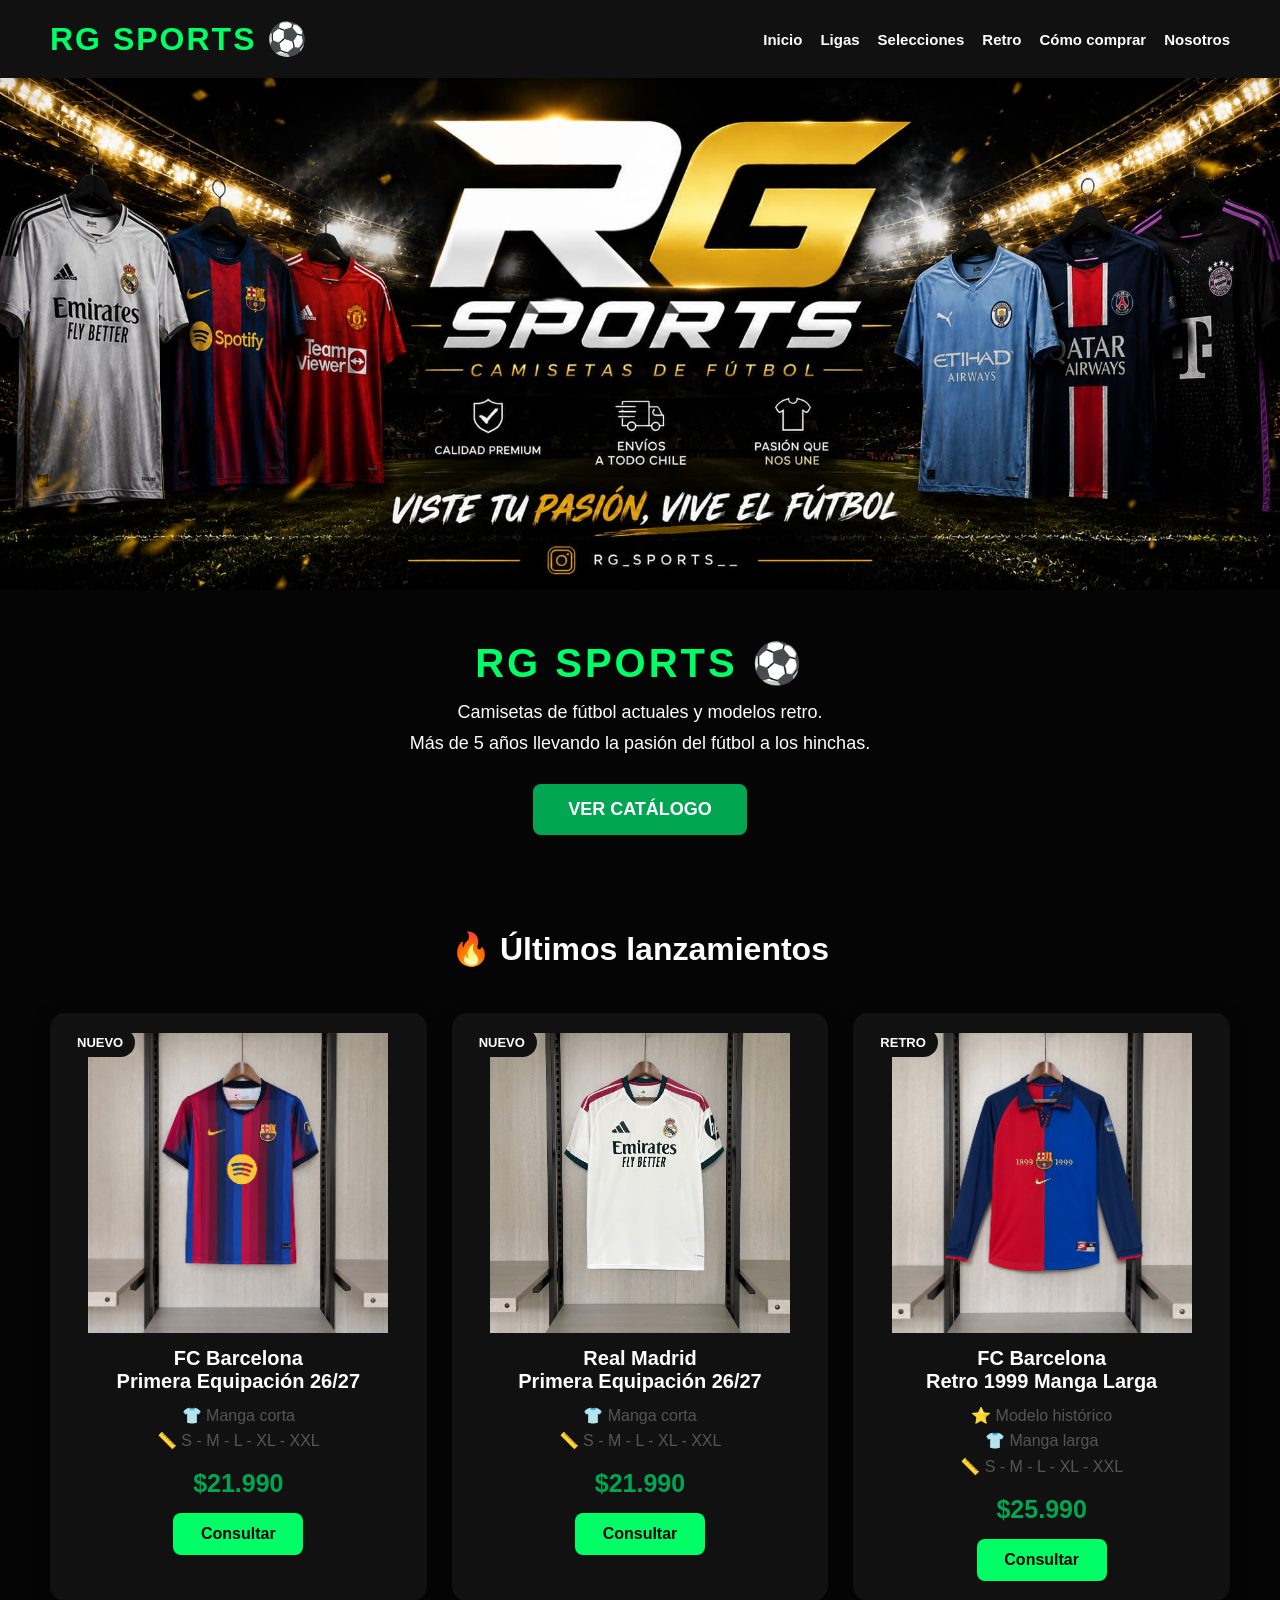
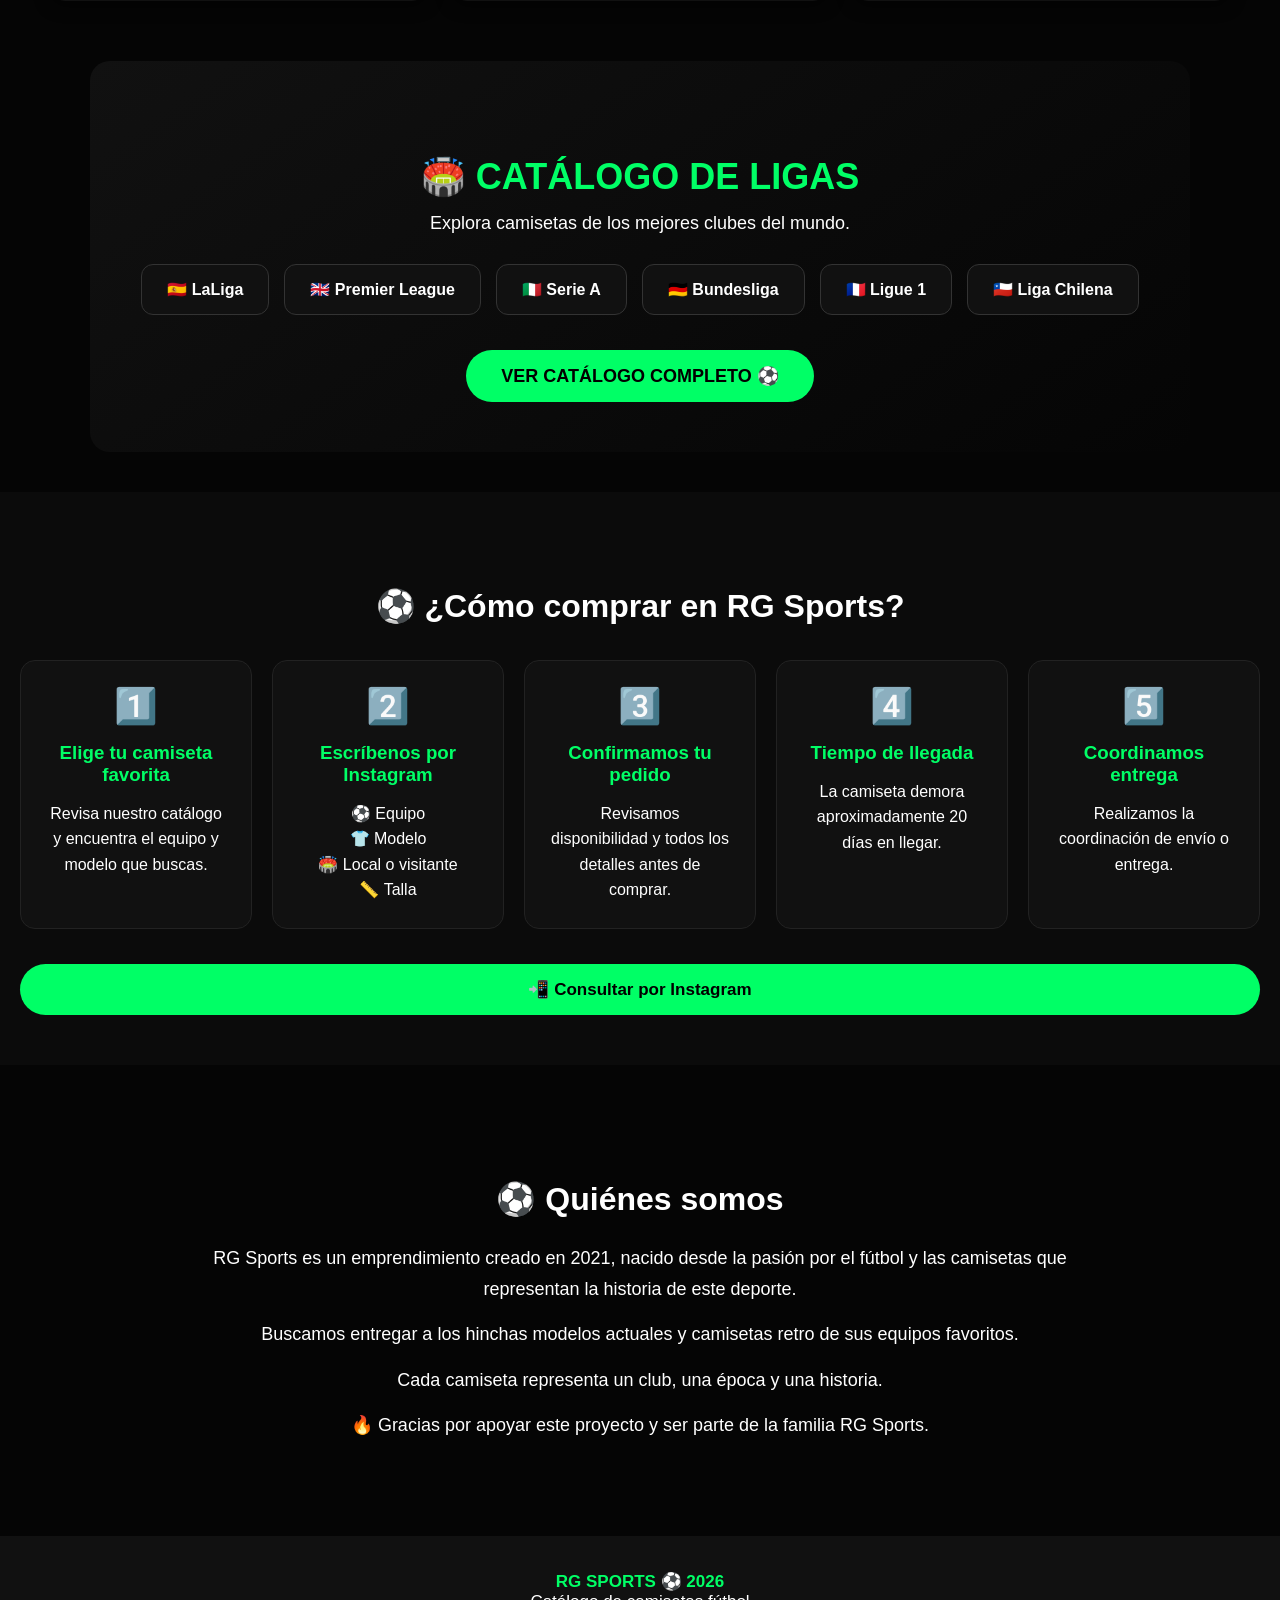
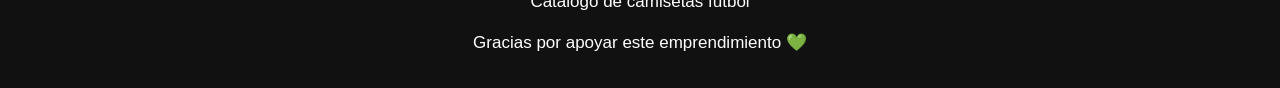
<file: index.html>
<!DOCTYPE html>
<html lang="es">

<head>

<meta charset="UTF-8">

<meta name="viewport" content="width=device-width, initial-scale=1.0">

<title>
RG Sports ⚽
</title>

<link rel="stylesheet" href="style.css">

</head>


<body>


<header>


<div class="logo">
RG SPORTS ⚽
</div>


<nav>

<a href="#inicio">
Inicio
</a>

<a href="ligas.html">
Ligas
</a>

<a href="selecciones.html">
Selecciones
</a>

<a href="retro.html">
Retro
</a>

<a href="#como-comprar">
Cómo comprar
</a>

<a href="#quienes">
Nosotros
</a>

</nav>


</header>





<section class="hero" id="inicio">

<img src="imagenes/portada.png" alt="RG Sports">

</section>







<section class="presentacion">


<h1>
RG SPORTS ⚽
</h1>


<p>
Camisetas de fútbol actuales y modelos retro.
</p>


<p>
Más de 5 años llevando la pasión del fútbol a los hinchas.
</p>


<a href="catalogo.html">

<button>
VER CATÁLOGO
</button>

</a>


</section>







<section class="lanzamientos" id="lanzamientos">


<h2>
🔥 Últimos lanzamientos
</h2>


<div class="productos">



<div class="camiseta">


<img src="imagenes/barcelona.png" loading="lazy">


<span class="etiqueta">
NUEVO
</span>


<h3>
FC Barcelona
<br>
Primera Equipación 26/27
</h3>


<p>
👕 Manga corta
<br>
📏 S - M - L - XL - XXL
</p>


<strong>
$21.990
</strong>


<a href="https://www.instagram.com/RG_SPORTS__/" target="_blank">

<button>
Consultar
</button>

</a>


</div>





<div class="camiseta">


<img src="imagenes/real-madrid.jpg" loading="lazy">


<span class="etiqueta">
NUEVO
</span>


<h3>
Real Madrid
<br>
Primera Equipación 26/27
</h3>


<p>
👕 Manga corta
<br>
📏 S - M - L - XL - XXL
</p>


<strong>
$21.990
</strong>


<a href="https://www.instagram.com/RG_SPORTS__/" target="_blank">

<button>
Consultar
</button>

</a>


</div>





<div class="camiseta">


<img src="imagenes/retro.png" loading="lazy">


<span class="etiqueta">
RETRO
</span>


<h3>
FC Barcelona
<br>
Retro 1999 Manga Larga
</h3>


<p>
⭐ Modelo histórico
<br>
👕 Manga larga
<br>
📏 S - M - L - XL - XXL
</p>


<strong>
$25.990
</strong>


<a href="https://www.instagram.com/RG_SPORTS__/" target="_blank">

<button>
Consultar
</button>
</a>


</div>



</div>


</section>



<section class="acceso-ligas">


<h2>
🏟️ CATÁLOGO DE LIGAS
</h2>


<p>
Explora camisetas de los mejores clubes del mundo.
</p>



<div class="mini-ligas">


<a href="ligas.html">
🇪🇸 LaLiga
</a>


<a href="ligas.html">
🇬🇧 Premier League
</a>


<a href="ligas.html">
🇮🇹 Serie A
</a>


<a href="ligas.html">
🇩🇪 Bundesliga
</a>


<a href="ligas.html">
🇫🇷 Ligue 1
</a>


<a href="ligas.html">
🇨🇱 Liga Chilena
</a>


</div>



<a href="catalogo.html" class="boton-catalogo">

VER CATÁLOGO COMPLETO ⚽

</a>


</section>





<section class="como-comprar" id="como-comprar">


<h2>
⚽ ¿Cómo comprar en RG Sports?
</h2>



<div class="pasos">



<div class="paso">

<span>
1️⃣
</span>

<h3>
Elige tu camiseta favorita
</h3>

<p>
Revisa nuestro catálogo y encuentra el equipo y modelo que buscas.
</p>

</div>




<div class="paso">

<span>
2️⃣
</span>

<h3>
Escríbenos por Instagram
</h3>

<p>
⚽ Equipo
<br>
👕 Modelo
<br>
🏟️ Local o visitante
<br>
📏 Talla
</p>

</div>




<div class="paso">

<span>
3️⃣
</span>

<h3>
Confirmamos tu pedido
</h3>

<p>
Revisamos disponibilidad y todos los detalles antes de comprar.
</p>

</div>




<div class="paso">

<span>
4️⃣
</span>

<h3>
Tiempo de llegada
</h3>

<p>
La camiseta demora aproximadamente 20 días en llegar.
</p>

</div>




<div class="paso">

<span>
5️⃣
</span>

<h3>
Coordinamos entrega
</h3>

<p>
Realizamos la coordinación de envío o entrega.
</p>

</div>



</div>





<a class="boton-instagram" href="https://www.instagram.com/RG_SPORTS__/" target="_blank">

📲 Consultar por Instagram

</a>



</section>








<section class="quienes" id="quienes">


<h2>
⚽ Quiénes somos
</h2>


<p>
RG Sports es un emprendimiento creado en 2021, nacido desde la pasión por el fútbol y las camisetas que representan la historia de este deporte.
</p>


<p>
Buscamos entregar a los hinchas modelos actuales y camisetas retro de sus equipos favoritos.
</p>


<p>
Cada camiseta representa un club, una época y una historia.
</p>


<p>
🔥 Gracias por apoyar este proyecto y ser parte de la familia RG Sports.
</p>



</section>






<footer>


RG SPORTS ⚽ 2026

<br>

Catálogo de camisetas fútbol

<br><br>

Gracias por apoyar este emprendimiento 💚


</footer>




</body>

</html>
</file>
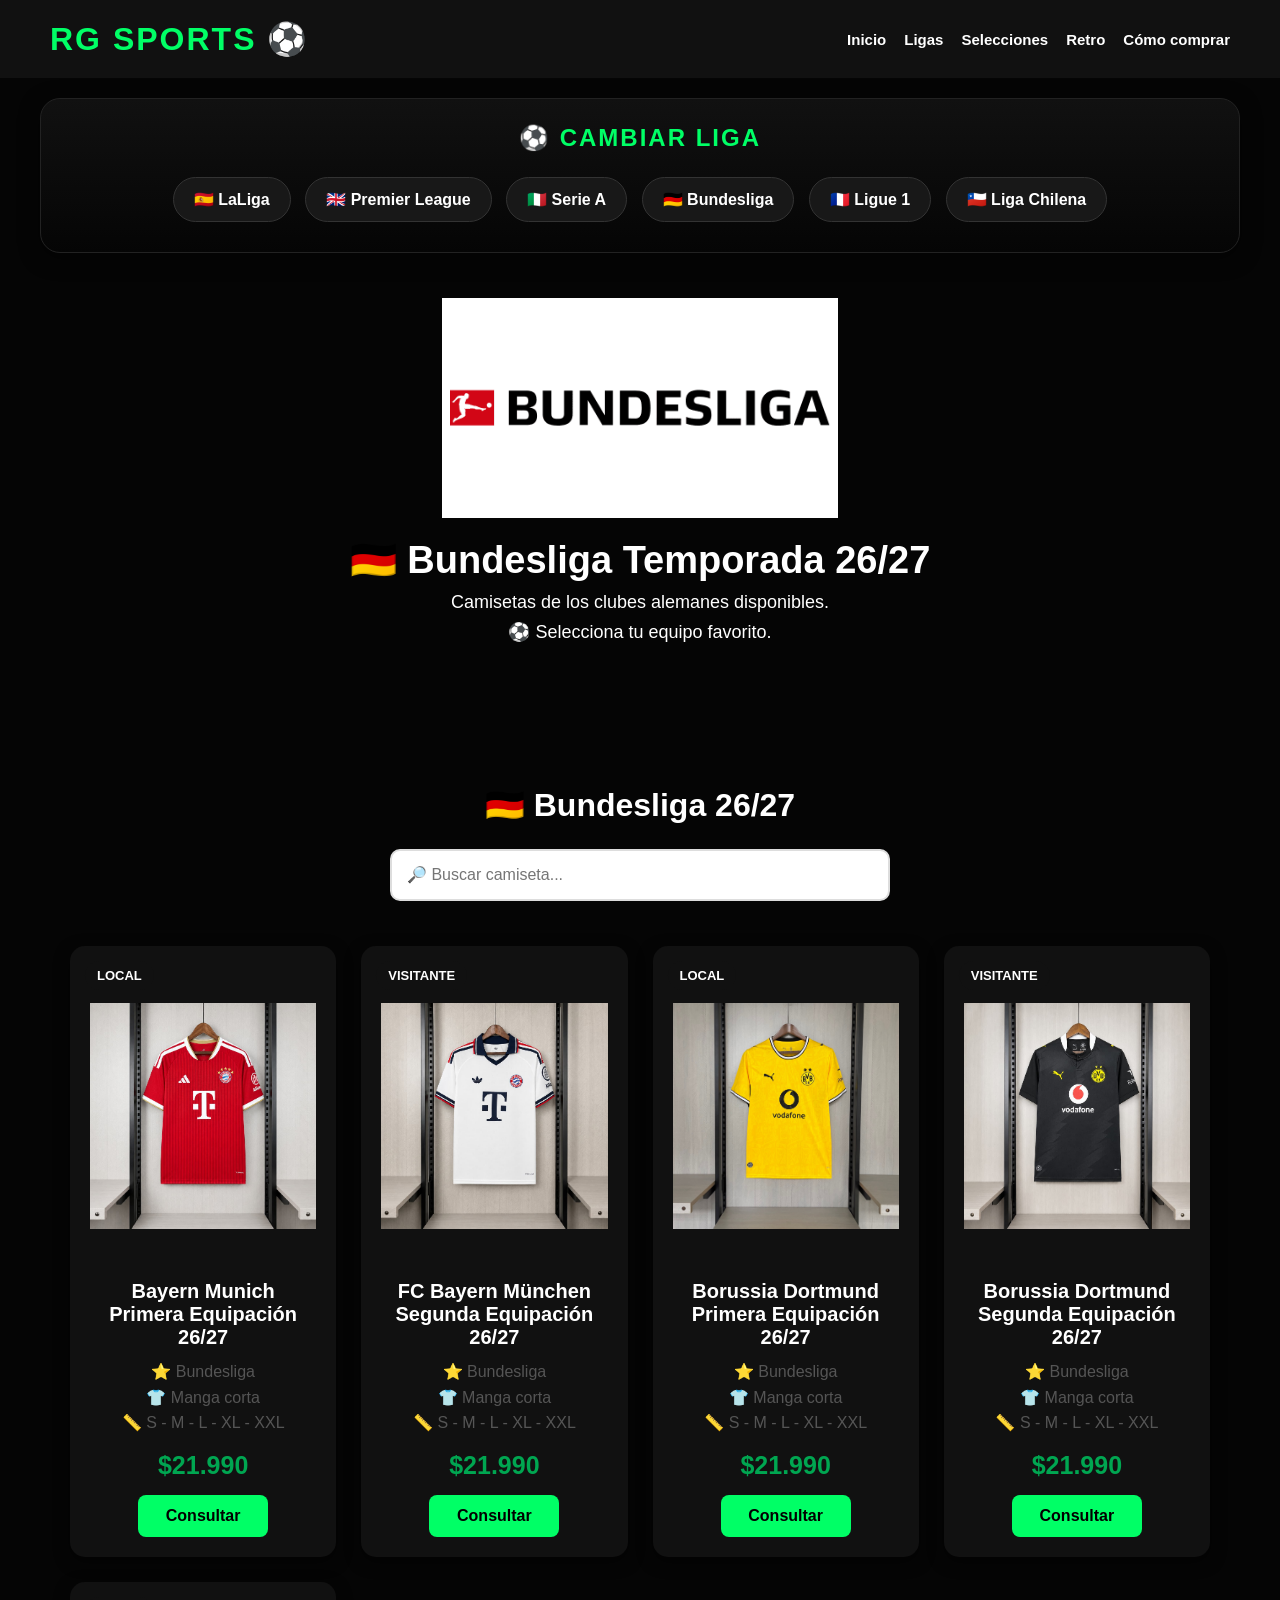
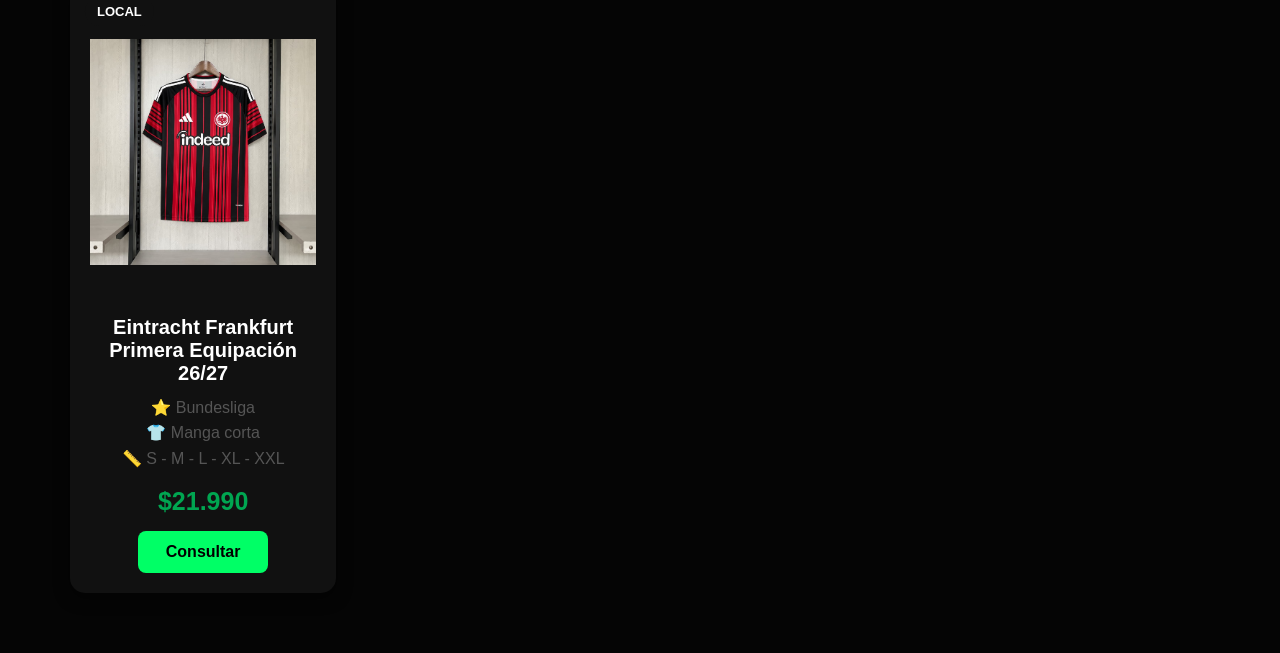
<file: bundesliga.html>
<!DOCTYPE html>
<html lang="es">

<head>

<meta charset="UTF-8">
<meta name="viewport" content="width=device-width, initial-scale=1.0">

<title>
RG Sports - Bundesliga
</title>

<link rel="stylesheet" href="style.css">

</head>

<body>

<header>

<div class="logo">
RG SPORTS ⚽
</div>

<nav>

<a href="index.html">Inicio</a>

<a href="ligas.html">Ligas</a>

<a href="selecciones.html">Selecciones</a>

<a href="retro.html">Retro</a>

<a href="como-comprar.html">Cómo comprar</a>

</nav>

</header>
<div class="selector-ligas">

<h3>
⚽ Cambiar liga
</h3>


<a href="laliga.html">
🇪🇸 LaLiga
</a>

<a href="premier.html">
🇬🇧 Premier League
</a>

<a href="seriea.html">
🇮🇹 Serie A
</a>

<a href="bundesliga.html">
🇩🇪 Bundesliga
</a>

<a href="ligue1.html">
🇫🇷 Ligue 1
</a>

<a href="chilena.html">
🇨🇱 Liga Chilena
</a>

</div>

<section class="portada-liga">

<img src="imagenes/bundesliga-banner.jpg" alt="Bundesliga RG Sports">

<h1>
🇩🇪 Bundesliga Temporada 26/27
</h1>

<p>
Camisetas de los clubes alemanes disponibles.
</p>

<p>
⚽ Selecciona tu equipo favorito.
</p>

</section>

<section class="bloque">

<h2>
🇩🇪 Bundesliga 26/27
</h2>

<div class="buscador">

<input
type="text"
id="buscar"
placeholder="🔎 Buscar camiseta...">

</div>

<div class="productos">

<div class="camiseta producto">

<img src="imagenes/bayern.png" loading="lazy">

<span class="etiqueta">
LOCAL
</span>

<h3>
Bayern Munich
<br>
Primera Equipación 26/27
</h3>

<p>
⭐ Bundesliga
<br>
👕 Manga corta
<br>
📏 S - M - L - XL - XXL
</p>

<strong>
$21.990
</strong>

<a href="https://www.instagram.com/RG_SPORTS__/">

<button>
Consultar
</button>

</a>

</div>
<div class="camiseta producto">

<img src="imagenes/bayern2.jpg" loading="lazy">

<span class="etiqueta">
VISITANTE
</span>

<h3>
FC Bayern München
<br>
Segunda Equipación 26/27
</h3>

<p>
⭐ Bundesliga
<br>
👕 Manga corta
<br>
📏 S - M - L - XL - XXL
</p>

<strong>
$21.990
</strong>

<a href="https://www.instagram.com/RG_SPORTS__/" target="_blank">

<button>
Consultar
</button>

</a>

</div>
<div class="camiseta">


<img src="imagenes/borussia.jpg" loading="lazy">


<span class="etiqueta">
LOCAL
</span>


<h3>
Borussia Dortmund
<br>
Primera Equipación 26/27
</h3>


<p>
⭐ Bundesliga
<br>
👕 Manga corta
<br>
📏 S - M - L - XL - XXL
</p>


<strong>
$21.990
</strong>


<a href="https://www.instagram.com/RG_SPORTS__/" target="_blank">

<button>
Consultar
</button>

</a>


</div>
<div class="camiseta">


<img src="imagenes/borussia2.jpg" loading="lazy">


<span class="etiqueta">
VISITANTE
</span>


<h3>
Borussia Dortmund
<br>
Segunda Equipación 26/27
</h3>


<p>
⭐ Bundesliga
<br>
👕 Manga corta
<br>
📏 S - M - L - XL - XXL
</p>


<strong>
$21.990
</strong>


<a href="https://www.instagram.com/RG_SPORTS__/" target="_blank">

<button>
Consultar
</button>

</a>


</div>
<div class="camiseta producto">

<img src="imagenes/frankfurt.jpg" loading="lazy">

<span class="etiqueta">
LOCAL
</span>

<h3>
Eintracht Frankfurt
<br>
Primera Equipación 26/27
</h3>

<p>
⭐ Bundesliga
<br>
👕 Manga corta
<br>
📏 S - M - L - XL - XXL
</p>

<strong>
$21.990
</strong>

<a href="https://www.instagram.com/RG_SPORTS__/" target="_blank">

<button>
Consultar
</button>

</a>

</div>

</div>

</section>

<script>

const buscador=document.getElementById("buscar");

if(buscador){

buscador.addEventListener("keyup",function(){

let texto=buscador.value.toLowerCase();

let productos=document.querySelectorAll(".producto");

productos.forEach(function(producto){

let contenido=producto.innerText.toLowerCase();

producto.style.display=contenido.includes(texto)?"block":"none";

});

});

}

</script>

</body>

</html>
</file>
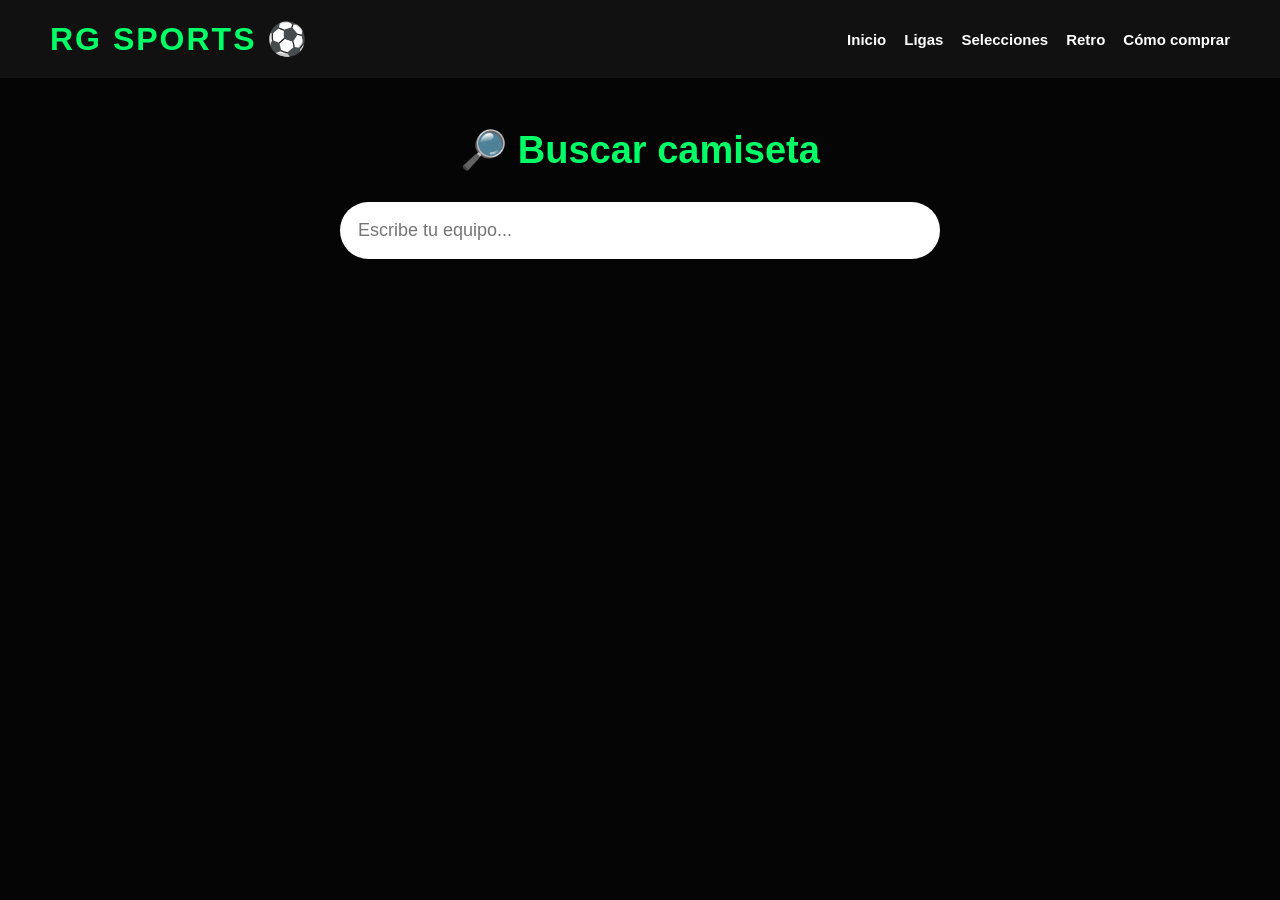
<file: buscar.html>
<!DOCTYPE html>
<html lang="es">

<head>

<meta charset="UTF-8">

<meta name="viewport" content="width=device-width, initial-scale=1.0">

<title>
RG Sports - Buscar
</title>

<link rel="stylesheet" href="style.css">

</head>


<body>


<header>

<div class="logo">
RG SPORTS ⚽
</div>


<nav>

<a href="index.html">
Inicio
</a>

<a href="ligas.html">
Ligas
</a>

<a href="selecciones.html">
Selecciones
</a>

<a href="retro.html">
Retro
</a>

<a href="como-comprar.html">
Cómo comprar
</a>

</nav>

</header>



<section class="busqueda-pagina">


<h1>
🔎 Buscar camiseta
</h1>


<input 
type="text"
id="busqueda"
placeholder="Escribe tu equipo..."
>


<div id="resultados">


</div>


</section>





<script>


const camisetas = [


{
nombre:"Real Madrid",
liga:"LaLiga",
pagina:"laliga.html"
},


{
nombre:"FC Barcelona",
liga:"LaLiga",
pagina:"laliga.html"
},


{
nombre:"Atlético de Madrid",
liga:"LaLiga",
pagina:"laliga.html"
},


{
nombre:"Manchester City",
liga:"Premier League",
pagina:"premier.html"
},


{
nombre:"Arsenal FC",
liga:"Premier League",
pagina:"premier.html"
},


{
nombre:"Chelsea FC",
liga:"Premier League",
pagina:"premier.html"
},


{
nombre:"Liverpool FC",
liga:"Premier League",
pagina:"premier.html"
},


{
nombre:"Inter de Milán",
liga:"Serie A",
pagina:"seriea.html"
},


{
nombre:"AC Milan",
liga:"Serie A",
pagina:"seriea.html"
},


{
nombre:"Bayern Munich",
liga:"Bundesliga",
pagina:"bundesliga.html"
},


{
nombre:"Paris Saint-Germain",
liga:"Ligue 1",
pagina:"ligue1.html"
},


{
nombre:"Colo-Colo",
liga:"Liga Chilena",
pagina:"chilena.html"
},


{
nombre:"Universidad de Chile",
liga:"Liga Chilena",
pagina:"chilena.html"
},


{
nombre:"Universidad Católica",
liga:"Liga Chilena",
pagina:"chilena.html"
}


];





const input = document.getElementById("busqueda");

const resultados = document.getElementById("resultados");



let parametros = new URLSearchParams(window.location.search);

let textoInicial = parametros.get("buscar");



if(textoInicial){

input.value = textoInicial;

buscar(textoInicial);

}




input.addEventListener("keyup",function(){


buscar(input.value);


});





function buscar(texto){


resultados.innerHTML="";


texto = texto.toLowerCase();



if(texto===""){

return;

}



let encontrados = camisetas.filter(function(item){


return item.nombre.toLowerCase().includes(texto);


});



if(encontrados.length===0){


resultados.innerHTML=
"<p>No encontramos esa camiseta 😕</p>";


return;

}




encontrados.forEach(function(item){


resultados.innerHTML += `


<div class="resultado">


<h2>
${item.nombre}
</h2>


<p>
⭐ ${item.liga}
</p>


<a href="${item.pagina}">

<button>
VER CAMISETA
</button>

</a>


</div>


`;


});


}


</script>



</body>

</html>
</file>
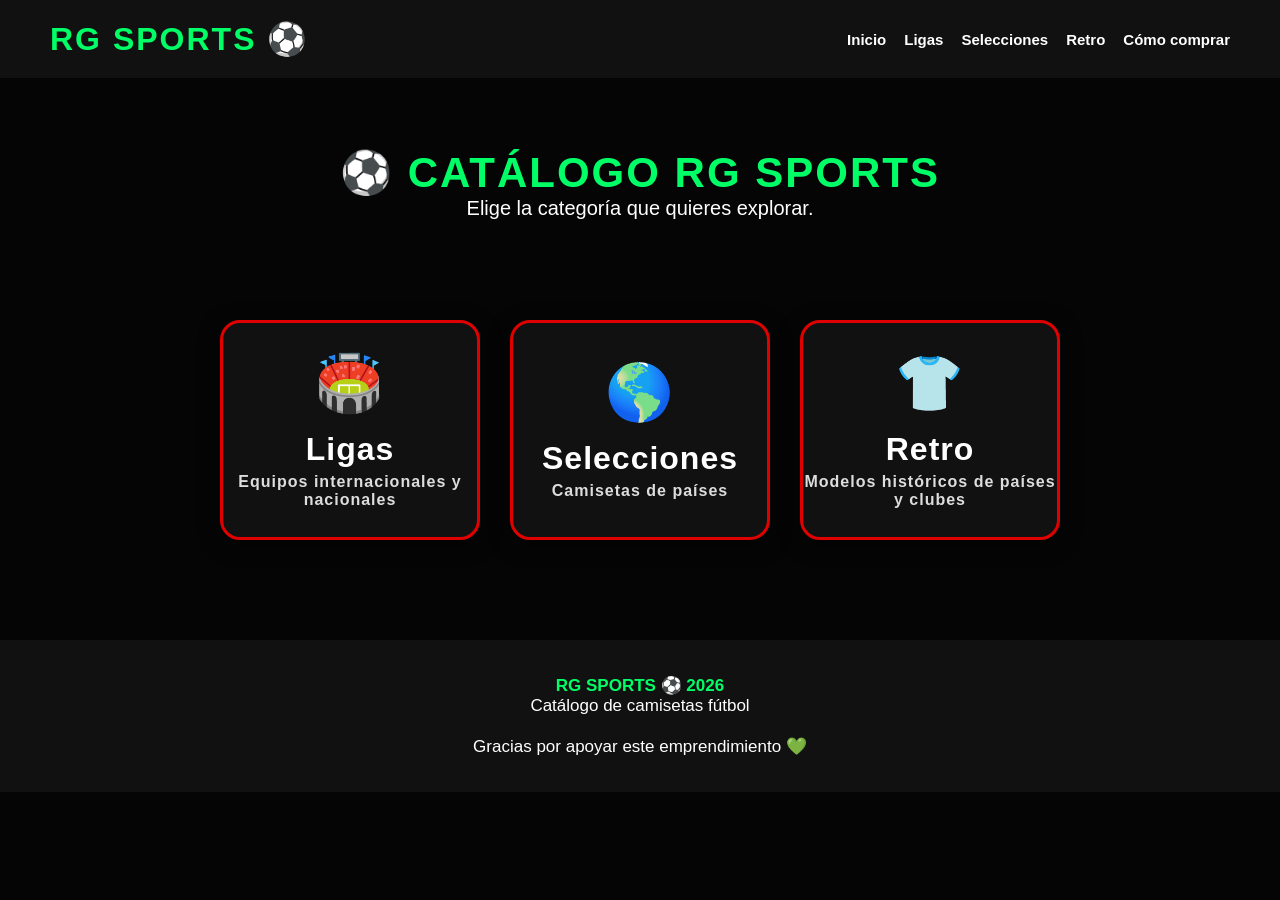
<file: catalogo.html>
<!DOCTYPE html>
<html lang="es">

<head>

<meta charset="UTF-8">

<meta name="viewport" content="width=device-width, initial-scale=1.0">

<title>
RG Sports - Catálogo
</title>

<link rel="stylesheet" href="style.css">

</head>


<body>


<header>

<div class="logo">
RG SPORTS ⚽
</div>


<nav>

<a href="index.html">
Inicio
</a>

<a href="ligas.html">
Ligas
</a>

<a href="selecciones.html">
Selecciones
</a>

<a href="retro.html">
Retro
</a>

<a href="como-comprar.html">
Cómo comprar
</a>

</nav>


</header>




<section class="portada-ligas">


<h1>
⚽ Catálogo RG Sports
</h1>


<p>
Elige la categoría que quieres explorar.
</p>


</section>






<section class="menu-catalogo">


<a href="ligas.html">


<div class="liga-card">


<span>
🏟️
</span>


<h2>
Ligas
</h2>


<p>
Equipos internacionales y nacionales
</p>


</div>


</a>






<a href="selecciones.html">


<div class="liga-card">


<span>
🌎
</span>


<h2>
Selecciones
</h2>


<p>
Camisetas de países
</p>


</div>


</a>







<a href="retro.html">


<div class="liga-card">


<span>
👕
</span>


<h2>
Retro
</h2>


<p>
Modelos históricos de países y clubes
</p>


</div>


</a>



</section>






<footer>


RG SPORTS ⚽ 2026

<br>

Catálogo de camisetas fútbol

<br><br>

Gracias por apoyar este emprendimiento 💚


</footer>




</body>

</html>
</file>
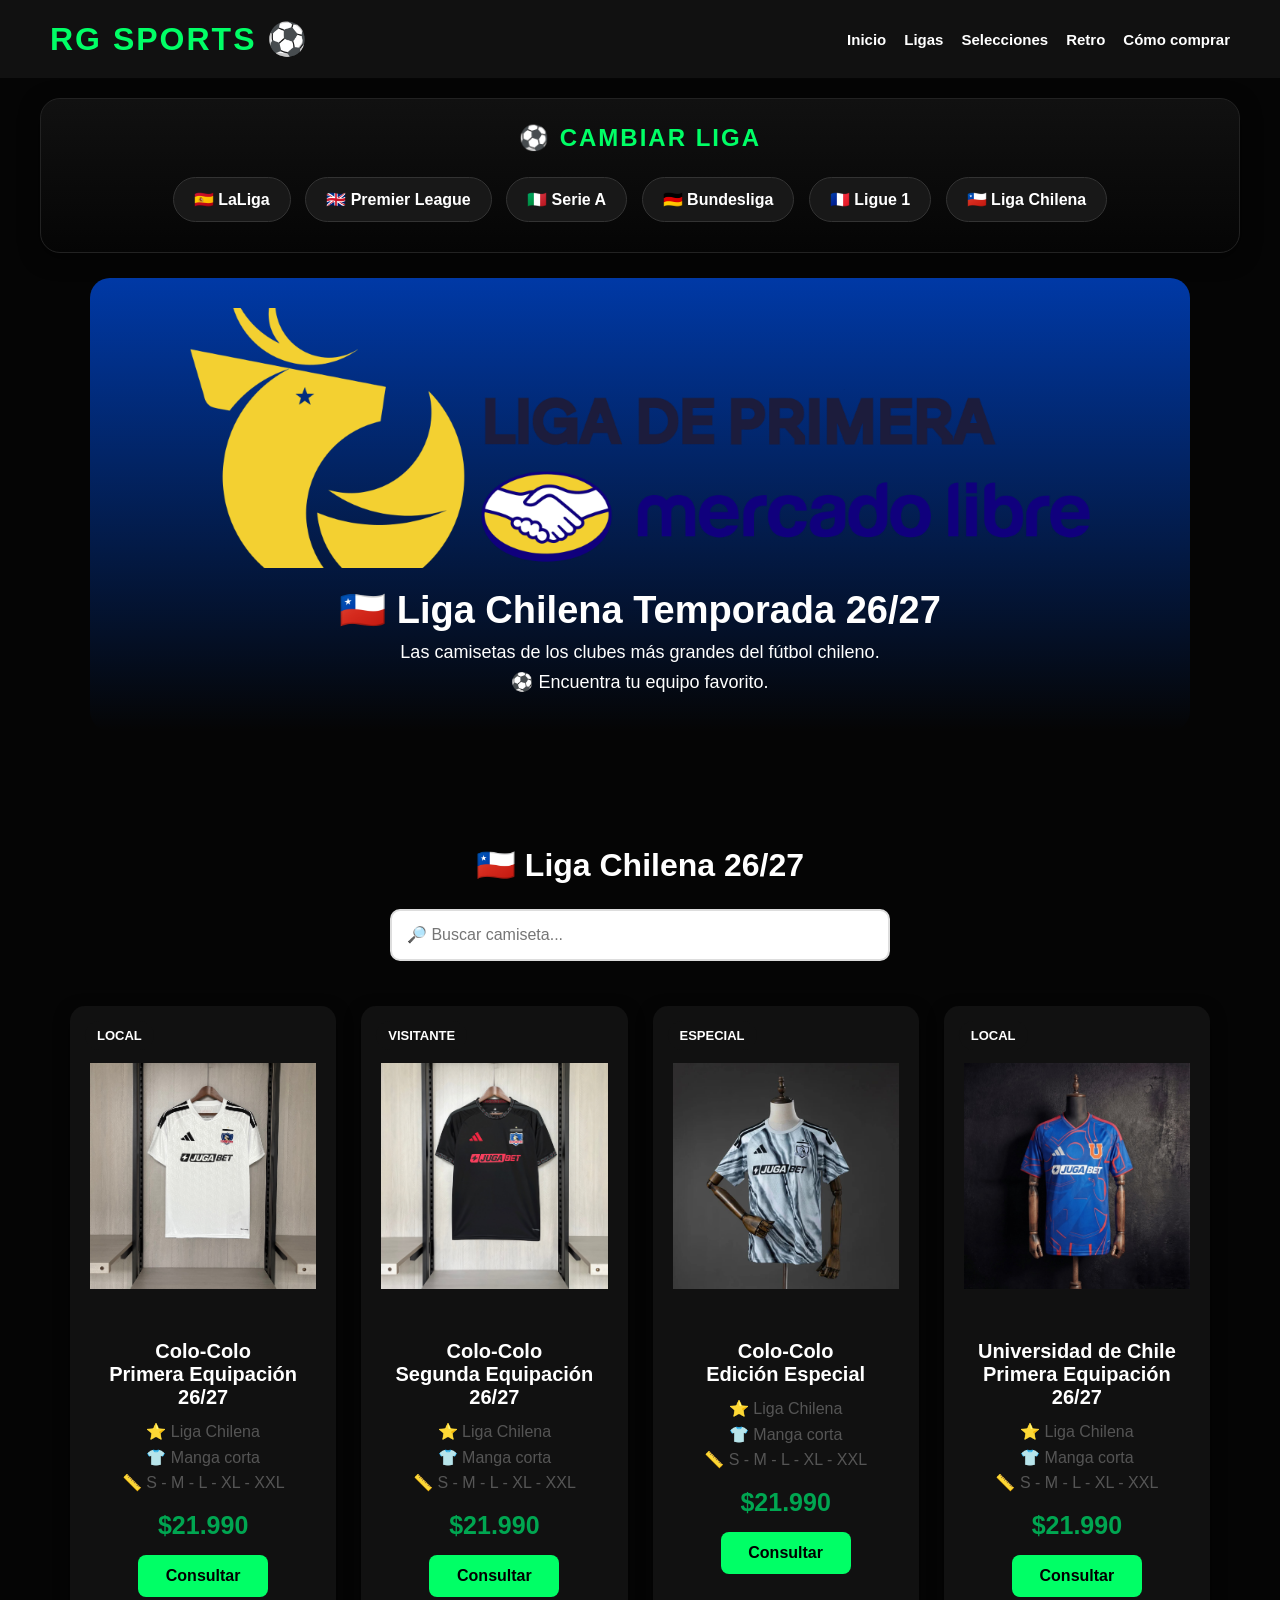
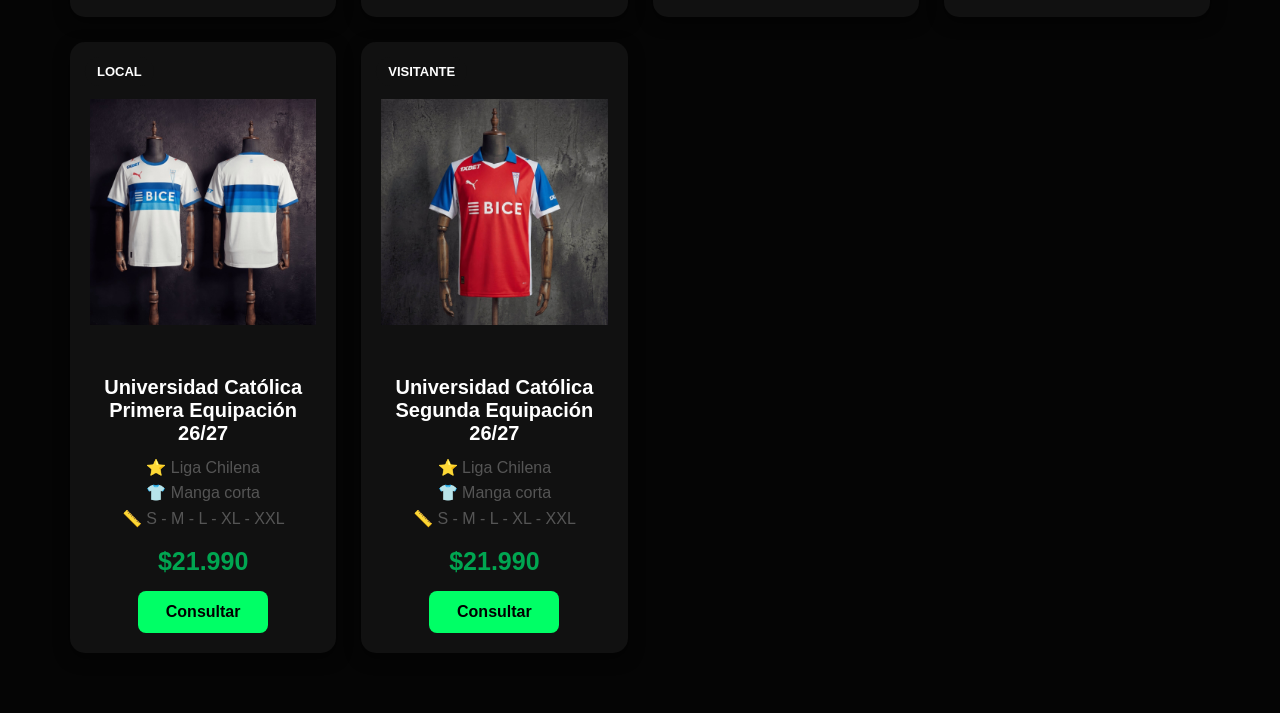
<file: chilena.html>
<!DOCTYPE html>
<html lang="es">

<head>

<meta charset="UTF-8">

<meta name="viewport" content="width=device-width, initial-scale=1.0">

<title>
RG Sports - Liga Chilena
</title>

<link rel="stylesheet" href="style.css">

</head>


<body>


<header>

<div class="logo">
RG SPORTS ⚽
</div>


<nav>

<a href="index.html">
Inicio
</a>

<a href="ligas.html">
Ligas
</a>

<a href="selecciones.html">
Selecciones
</a>

<a href="retro.html">
Retro
</a>

<a href="como-comprar.html">
Cómo comprar
</a>

</nav>

</header>
<div class="selector-ligas">

<h3>
⚽ Cambiar liga
</h3>


<a href="laliga.html">
🇪🇸 LaLiga
</a>

<a href="premier.html">
🇬🇧 Premier League
</a>

<a href="seriea.html">
🇮🇹 Serie A
</a>

<a href="bundesliga.html">
🇩🇪 Bundesliga
</a>

<a href="ligue1.html">
🇫🇷 Ligue 1
</a>

<a href="chilena.html">
🇨🇱 Liga Chilena
</a>

</div>


<section class="portada-liga portada-chile">


<img src="imagenes/chilena-banner.jpg" alt="Liga Chilena RG Sports">


<h1>
🇨🇱 Liga Chilena Temporada 26/27
</h1>


<p>
Las camisetas de los clubes más grandes del fútbol chileno.
</p>


<p>
⚽ Encuentra tu equipo favorito.
</p>


</section>





<section class="bloque">


<h2>
🇨🇱 Liga Chilena 26/27
</h2>



<div class="buscador">

<input
type="text"
id="buscar"
placeholder="🔎 Buscar camiseta...">

</div>




<div class="productos">



<div class="camiseta producto">


<img src="imagenes/colocolo.jpg" loading="lazy">


<span class="etiqueta">
LOCAL
</span>


<h3>
Colo-Colo
<br>
Primera Equipación 26/27
</h3>


<p>
⭐ Liga Chilena
<br>
👕 Manga corta
<br>
📏 S - M - L - XL - XXL
</p>


<strong>
$21.990
</strong>


<a href="https://www.instagram.com/RG_SPORTS__/" target="_blank">

<button>
Consultar
</button>

</a>


</div>

<div class="camiseta producto chilena">


<img src="imagenes/colocolo2.jpg" loading="lazy">


<span class="etiqueta">
VISITANTE
</span>


<h3>
Colo-Colo
<br>
Segunda Equipación 26/27
</h3>


<p>
⭐ Liga Chilena
<br>
👕 Manga corta
<br>
📏 S - M - L - XL - XXL
</p>


<strong>
$21.990
</strong>



<a href="https://www.instagram.com/RG_SPORTS__/" target="_blank">


<button>
Consultar
</button>


</a>


</div>
<div class="camiseta producto">

<img src="imagenes/colocoloespecial.jpg" loading="lazy">

<span class="etiqueta">
ESPECIAL
</span>

<h3>
Colo-Colo
<br>
Edición Especial
</h3>

<p>
⭐ Liga Chilena
<br>
👕 Manga corta
<br>
📏 S - M - L - XL - XXL
</p>

<strong>
$21.990
</strong>

<a href="https://www.instagram.com/RG_SPORTS__/" target="_blank">

<button>
Consultar
</button>

</a>

</div>



<div class="camiseta producto">


<img src="imagenes/udechile.jpg" loading="lazy">


<span class="etiqueta">
LOCAL
</span>


<h3>
Universidad de Chile
<br>
Primera Equipación 26/27
</h3>


<p>
⭐ Liga Chilena
<br>
👕 Manga corta
<br>
📏 S - M - L - XL - XXL
</p>


<strong>
$21.990
</strong>


<a href="https://www.instagram.com/RG_SPORTS__/" target="_blank">

<button>
Consultar
</button>

</a>


</div>







<div class="camiseta producto">


<img src="imagenes/catolica.jpg" loading="lazy">


<span class="etiqueta">
LOCAL
</span>


<h3>
Universidad Católica
<br>
Primera Equipación 26/27
</h3>


<p>
⭐ Liga Chilena
<br>
👕 Manga corta
<br>
📏 S - M - L - XL - XXL
</p>


<strong>
$21.990
</strong>


<a href="https://www.instagram.com/RG_SPORTS__/" target="_blank">

<button>
Consultar
</button>

</a>


</div>







<div class="camiseta producto">


<img src="imagenes/catolica2.jpg" loading="lazy">


<span class="etiqueta">
VISITANTE
</span>


<h3>
Universidad Católica
<br>
Segunda Equipación 26/27
</h3>


<p>
⭐ Liga Chilena
<br>
👕 Manga corta
<br>
📏 S - M - L - XL - XXL
</p>


<strong>
$21.990
</strong>


<a href="https://www.instagram.com/RG_SPORTS__/" target="_blank">

<button>
Consultar
</button>

</a>


</div>




</div>


</section>





<script>

const buscador=document.getElementById("buscar");


if(buscador){


buscador.addEventListener("keyup",function(){


let texto=buscador.value.toLowerCase();


let productos=document.querySelectorAll(".producto");


productos.forEach(function(producto){


let contenido=producto.innerText.toLowerCase();


producto.style.display=
contenido.includes(texto) ? "block" : "none";


});


});


}


</script>



</body>

</html>
</file>
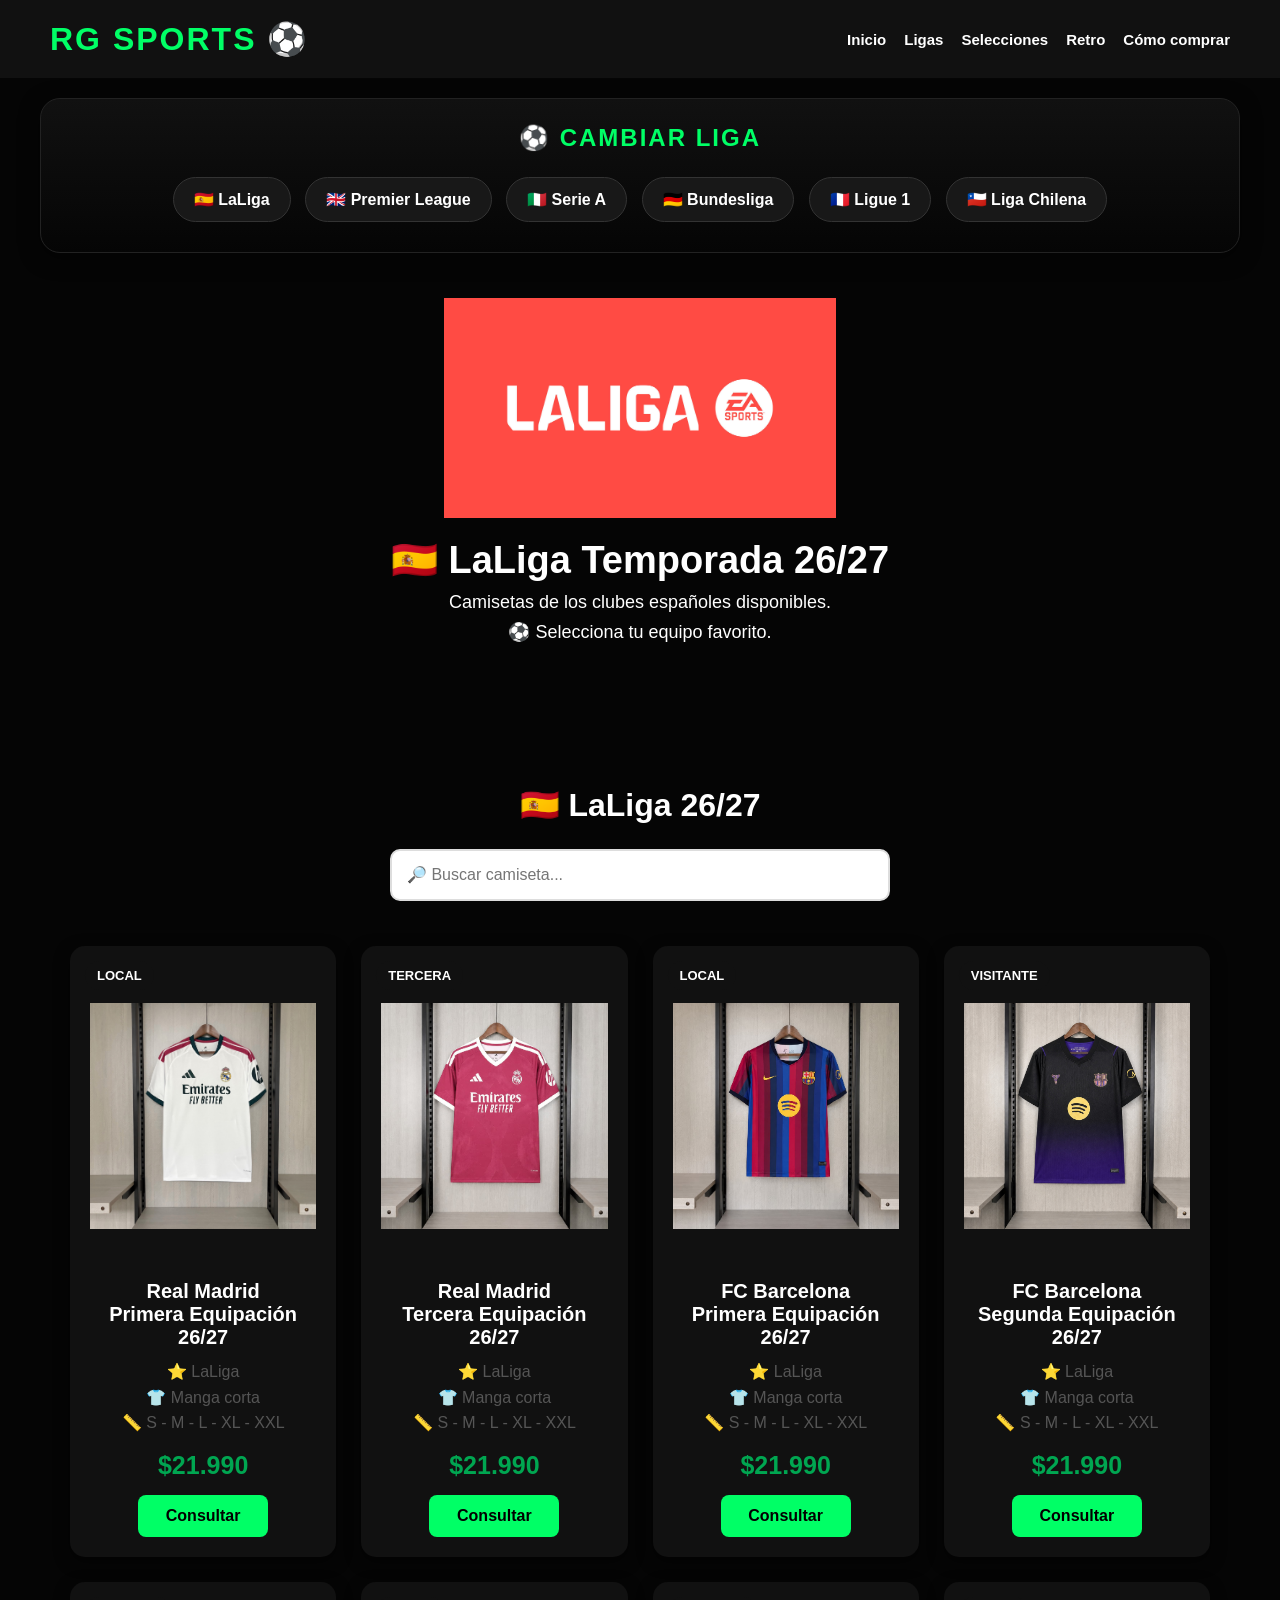
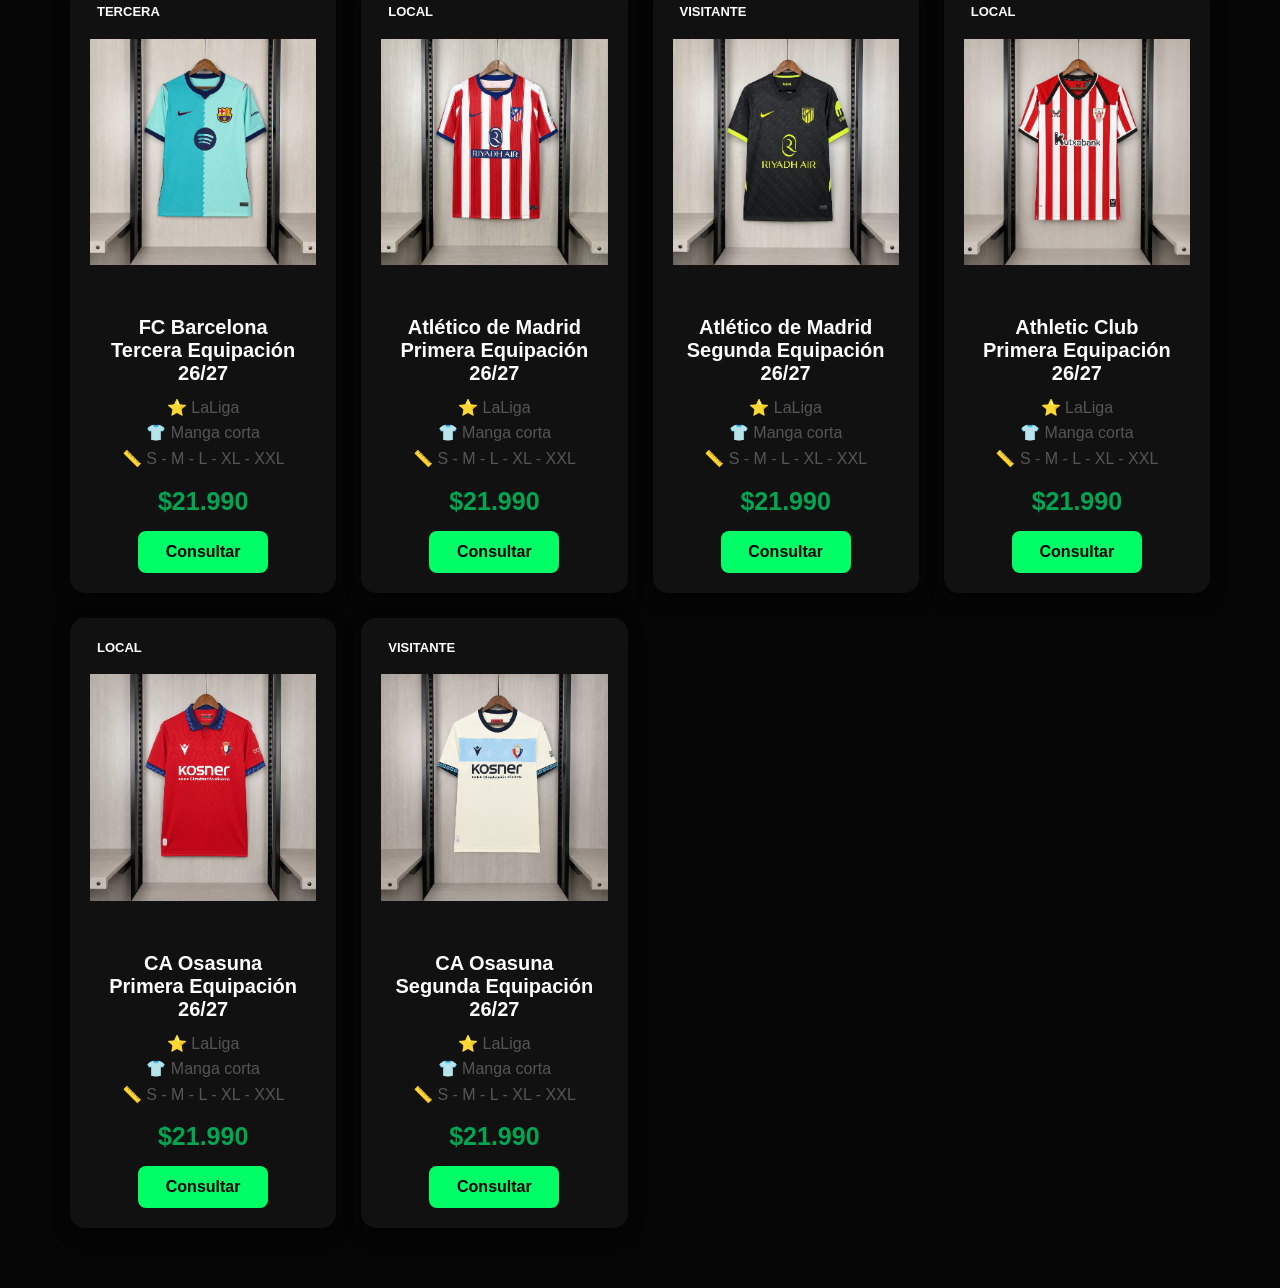
<file: laliga.html>
<!DOCTYPE html>
<html lang="es">

<head>

<meta charset="UTF-8">

<meta name="viewport" content="width=device-width, initial-scale=1.0">

<title>
RG Sports - LaLiga
</title>

<link rel="stylesheet" href="style.css">

</head>


<body>



<header>


<div class="logo">
RG SPORTS ⚽
</div>


<nav>

<a href="index.html">
Inicio
</a>


<a href="ligas.html">
Ligas
</a>


<a href="selecciones.html">
Selecciones
</a>


<a href="retro.html">
Retro
</a>


<a href="como-comprar.html">
Cómo comprar
</a>


</nav>


</header>

<div class="selector-ligas">

<h3>
⚽ Cambiar liga
</h3>


<a href="laliga.html">
🇪🇸 LaLiga
</a>

<a href="premier.html">
🇬🇧 Premier League
</a>

<a href="seriea.html">
🇮🇹 Serie A
</a>

<a href="bundesliga.html">
🇩🇪 Bundesliga
</a>

<a href="ligue1.html">
🇫🇷 Ligue 1
</a>

<a href="chilena.html">
🇨🇱 Liga Chilena
</a>

</div>



<section class="portada-liga">


<img src="imagenes/ligas-banner.jpg" alt="LaLiga RG Sports">


<h1>
🇪🇸 LaLiga Temporada 26/27
</h1>


<p>
Camisetas de los clubes españoles disponibles.
</p>


<p>
⚽ Selecciona tu equipo favorito.
</p>


</section>







<section class="bloque">


<h2>
🇪🇸 LaLiga 26/27
</h2>



<div class="buscador">


<input 
type="text"
id="buscar"
placeholder="🔎 Buscar camiseta..."
>


</div>







<div class="productos">







<div class="camiseta producto">


<img src="imagenes/real-madrid.jpg">


<span class="etiqueta">
LOCAL
</span>


<h3>
Real Madrid
<br>
Primera Equipación 26/27
</h3>


<p>
⭐ LaLiga
<br>
👕 Manga corta
<br>
📏 S - M - L - XL - XXL
</p>


<strong>
$21.990
</strong>


<a href="https://www.instagram.com/RG_SPORTS__/">

<button>
Consultar
</button>

</a>


</div>

<div class="camiseta producto">

<img src="imagenes/madrid3.jpg" loading="lazy">

<span class="etiqueta">
TERCERA
</span>

<h3>
Real Madrid
<br>
Tercera Equipación 26/27
</h3>

<p>
⭐ LaLiga
<br>
👕 Manga corta
<br>
📏 S - M - L - XL - XXL
</p>

<strong>
$21.990
</strong>

<a href="https://www.instagram.com/RG_SPORTS__/" target="_blank">

<button>
Consultar
</button>

</a>

</div>







<div class="camiseta producto">


<img src="imagenes/barcelona.png">


<span class="etiqueta">
LOCAL
</span>


<h3>
FC Barcelona
<br>
Primera Equipación 26/27
</h3>


<p>
⭐ LaLiga
<br>
👕 Manga corta
<br>
📏 S - M - L - XL - XXL
</p>


<strong>
$21.990
</strong>


<a href="https://www.instagram.com/RG_SPORTS__/">

<button>
Consultar
</button>

</a>


</div>









<div class="camiseta producto">


<img src="imagenes/barcelona2.png">


<span class="etiqueta">
VISITANTE
</span>


<h3>
FC Barcelona
<br>
Segunda Equipación 26/27
</h3>


<p>
⭐ LaLiga
<br>
👕 Manga corta
<br>
📏 S - M - L - XL - XXL
</p>


<strong>
$21.990
</strong>


<a href="https://www.instagram.com/RG_SPORTS__/">

<button>
Consultar
</button>

</a>


</div>
<div class="camiseta producto">

<img src="imagenes/barcelona3.jpg" loading="lazy">

<span class="etiqueta">
TERCERA
</span>

<h3>
FC Barcelona
<br>
Tercera Equipación 26/27
</h3>

<p>
⭐ LaLiga
<br>
👕 Manga corta
<br>
📏 S - M - L - XL - XXL
</p>

<strong>
$21.990
</strong>

<a href="https://www.instagram.com/RG_SPORTS__/" target="_blank">

<button>
Consultar
</button>

</a>

</div>
<div class="camiseta">


<img src="imagenes/atletico.jpg" loading="lazy">


<span class="etiqueta">
LOCAL
</span>


<h3>
Atlético de Madrid
<br>
Primera Equipación 26/27
</h3>


<p>
⭐ LaLiga
<br>
👕 Manga corta
<br>
📏 S - M - L - XL - XXL
</p>


<strong>
$21.990
</strong>


<a href="https://www.instagram.com/RG_SPORTS__/" target="_blank">

<button>
Consultar
</button>

</a>


</div>







<div class="camiseta producto">


<img src="imagenes/atletico2.png">


<span class="etiqueta">
VISITANTE
</span>


<h3>
Atlético de Madrid
<br>
Segunda Equipación 26/27
</h3>


<p>
⭐ LaLiga
<br>
👕 Manga corta
<br>
📏 S - M - L - XL - XXL
</p>


<strong>
$21.990
</strong>


<a href="https://www.instagram.com/RG_SPORTS__/">

<button>
Consultar
</button>

</a>


</div>

<div class="camiseta producto">

<img src="imagenes/bilbao.jpg" loading="lazy">

<span class="etiqueta">
LOCAL
</span>

<h3>
Athletic Club
<br>
Primera Equipación 26/27
</h3>

<p>
⭐ LaLiga
<br>
👕 Manga corta
<br>
📏 S - M - L - XL - XXL
</p>

<strong>
$21.990
</strong>

<a href="https://www.instagram.com/RG_SPORTS__/" target="_blank">

<button>
Consultar
</button>

</a>

</div>
<div class="camiseta producto">

<img src="imagenes/ossasuna.jpg" loading="lazy">

<span class="etiqueta">
LOCAL
</span>

<h3>
CA Osasuna
<br>
Primera Equipación 26/27
</h3>

<p>
⭐ LaLiga
<br>
👕 Manga corta
<br>
📏 S - M - L - XL - XXL
</p>

<strong>
$21.990
</strong>

<a href="https://www.instagram.com/RG_SPORTS__/" target="_blank">

<button>
Consultar
</button>

</a>

</div>
<div class="camiseta producto">

<img src="imagenes/ossasuna2.jpg" loading="lazy">

<span class="etiqueta">
VISITANTE
</span>

<h3>
CA Osasuna
<br>
Segunda Equipación 26/27
</h3>

<p>
⭐ LaLiga
<br>
👕 Manga corta
<br>
📏 S - M - L - XL - XXL
</p>

<strong>
$21.990
</strong>

<a href="https://www.instagram.com/RG_SPORTS__/" target="_blank">

<button>
Consultar
</button>

</a>

</div>





</div>


</section>








<script>


const buscador = document.getElementById("buscar");


if(buscador){


buscador.addEventListener("keyup", function(){


let texto = buscador.value.toLowerCase();


let productos = document.querySelectorAll(".producto");



productos.forEach(function(producto){


let contenido = producto.innerText.toLowerCase();



if(contenido.includes(texto)){


producto.style.display="block";


}

else{


producto.style.display="none";


}


});


});


}


</script>






</body>

</html>
</file>
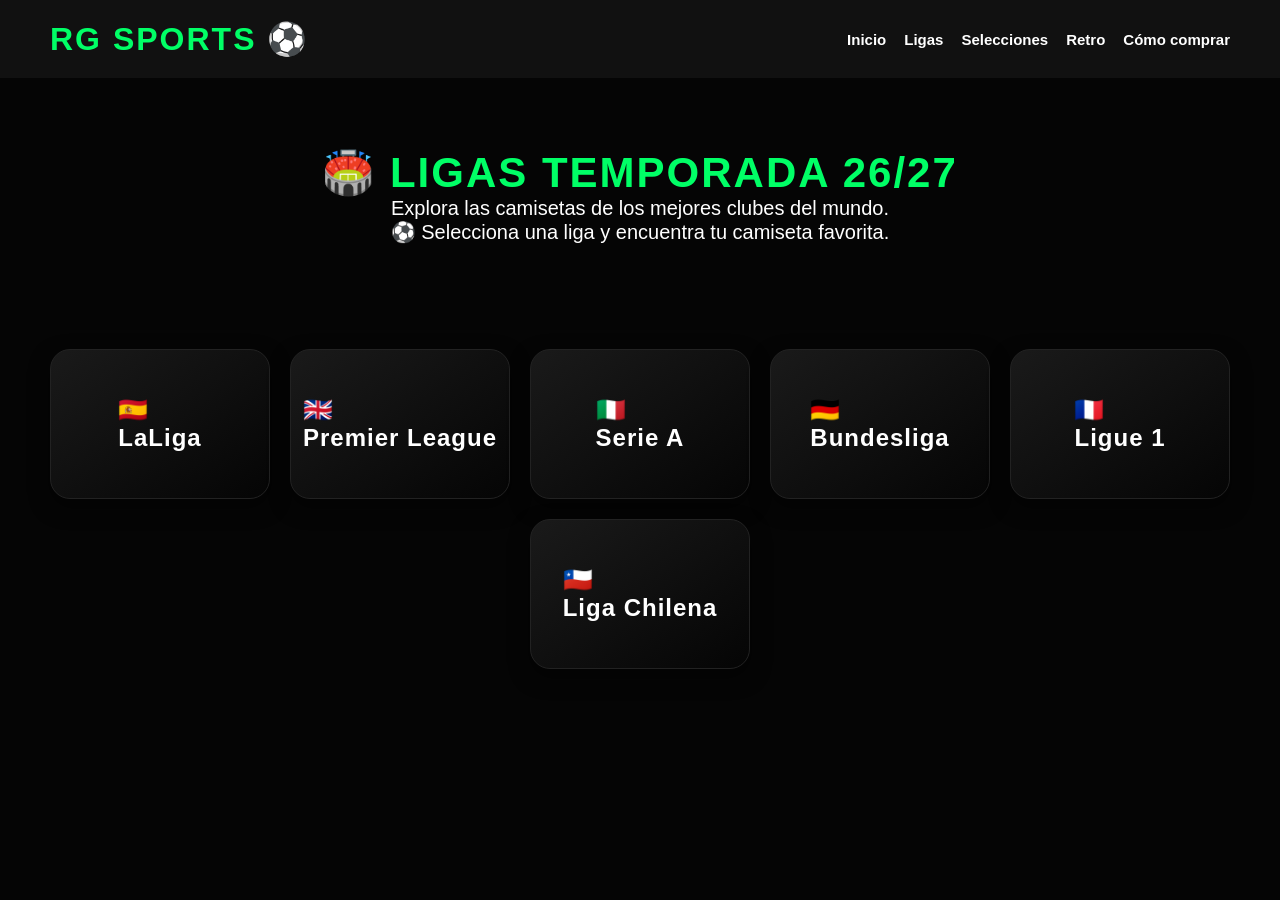
<file: ligas.html>
<!DOCTYPE html>
<html lang="es">

<head>

<meta charset="UTF-8">

<meta name="viewport" content="width=device-width, initial-scale=1.0">

<title>
RG Sports - Ligas
</title>

<link rel="stylesheet" href="style.css">

</head>


<body>


<header>

<div class="logo">
RG SPORTS ⚽
</div>


<nav>

<a href="index.html">
Inicio
</a>

<a href="ligas.html">
Ligas
</a>

<a href="selecciones.html">
Selecciones
</a>

<a href="retro.html">
Retro
</a>

<a href="como-comprar.html">
Cómo comprar
</a>

</nav>


</header>

<section class="portada-ligas">


<h1>
🏟️ Ligas Temporada 26/27
</h1>


<p>
Explora las camisetas de los mejores clubes del mundo.
</p>


<p>
⚽ Selecciona una liga y encuentra tu camiseta favorita.
</p>


</section>
<div class="filtros">

<div class="menu-ligas">


<a href="laliga.html">
<div class="liga-card">
🇪🇸
<br>
LaLiga
</div>
</a>


<a href="premier.html">
<div class="liga-card">
🇬🇧
<br>
Premier League
</div>
</a>


<a href="seriea.html">
<div class="liga-card">
🇮🇹
<br>
Serie A
</div>
</a>


<a href="bundesliga.html">
<div class="liga-card">
🇩🇪
<br>
Bundesliga
</div>
</a>


<a href="ligue1.html">
<div class="liga-card">
🇫🇷
<br>
Ligue 1
</div>
</a>


<a href="chilena.html">
<div class="liga-card">
🇨🇱
<br>
Liga Chilena
</div>
</a>


</div>





</div>

</section>


</body>

</html>
</file>
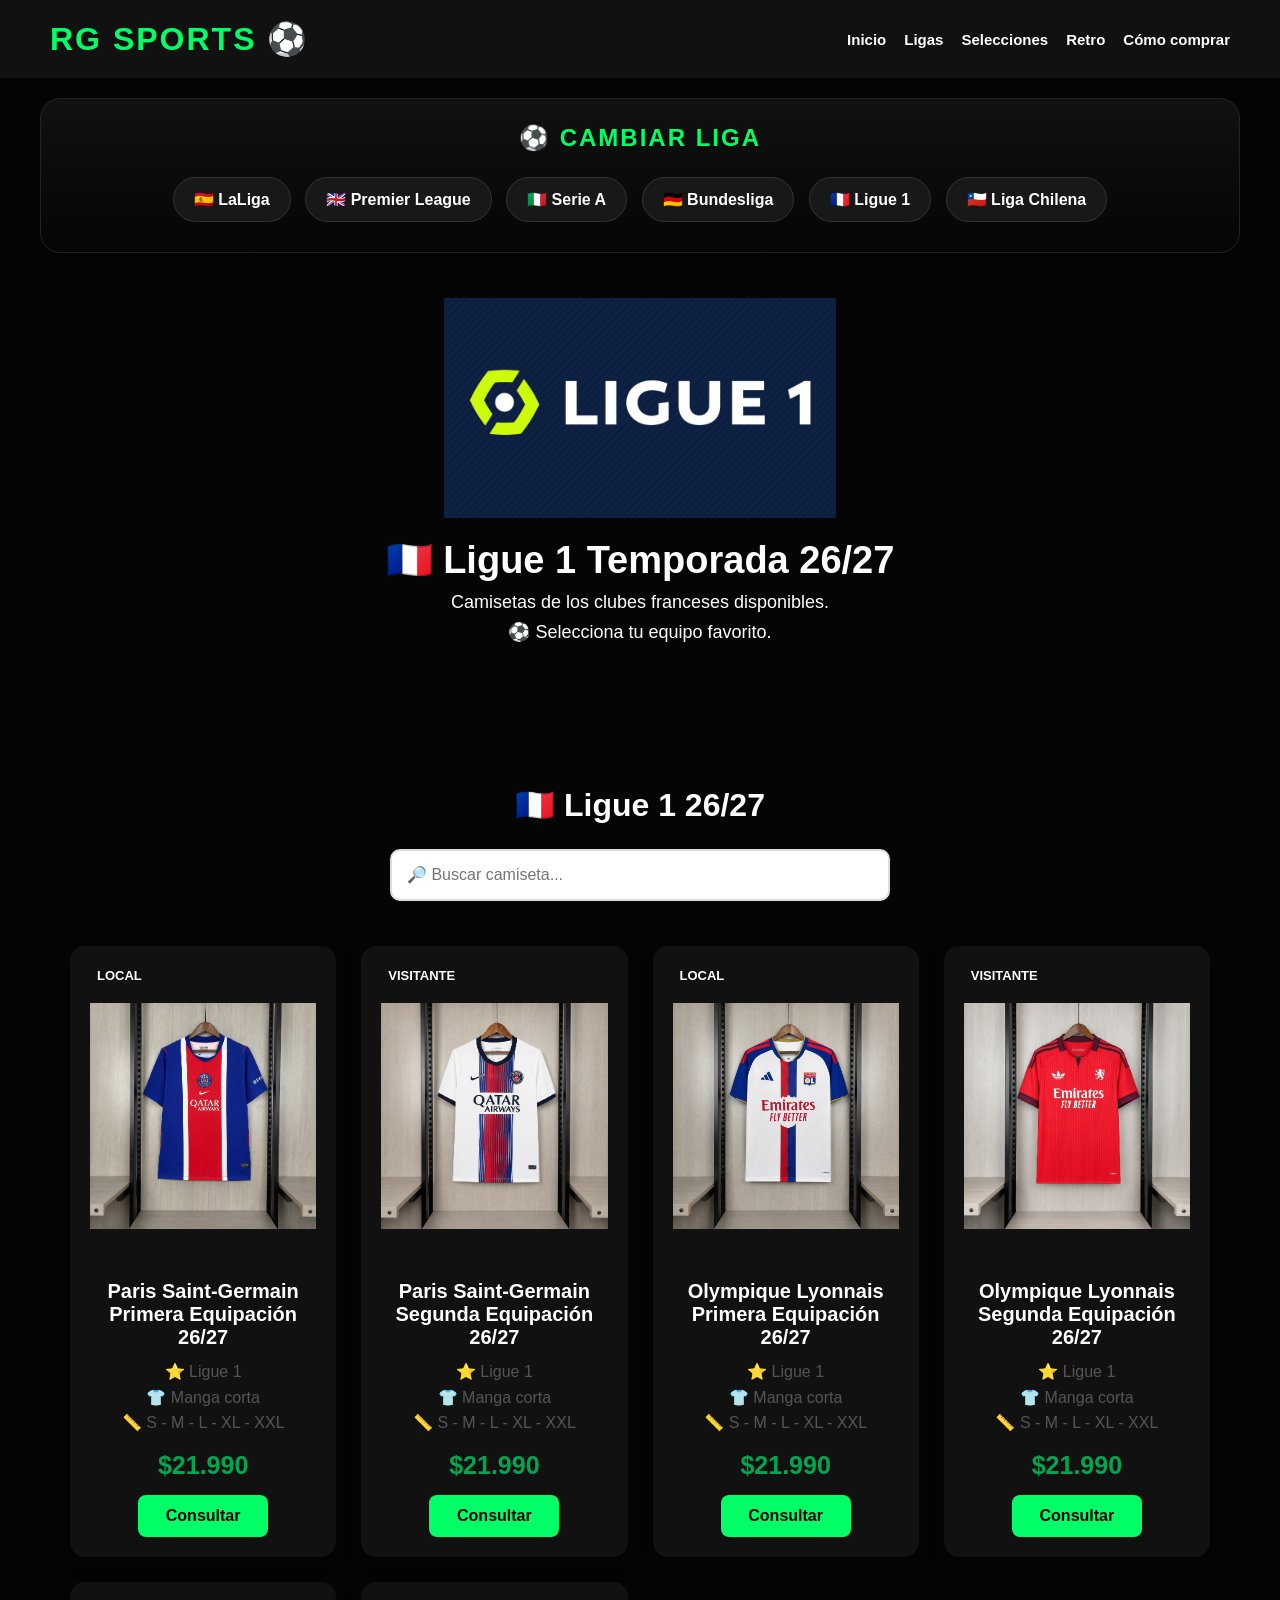
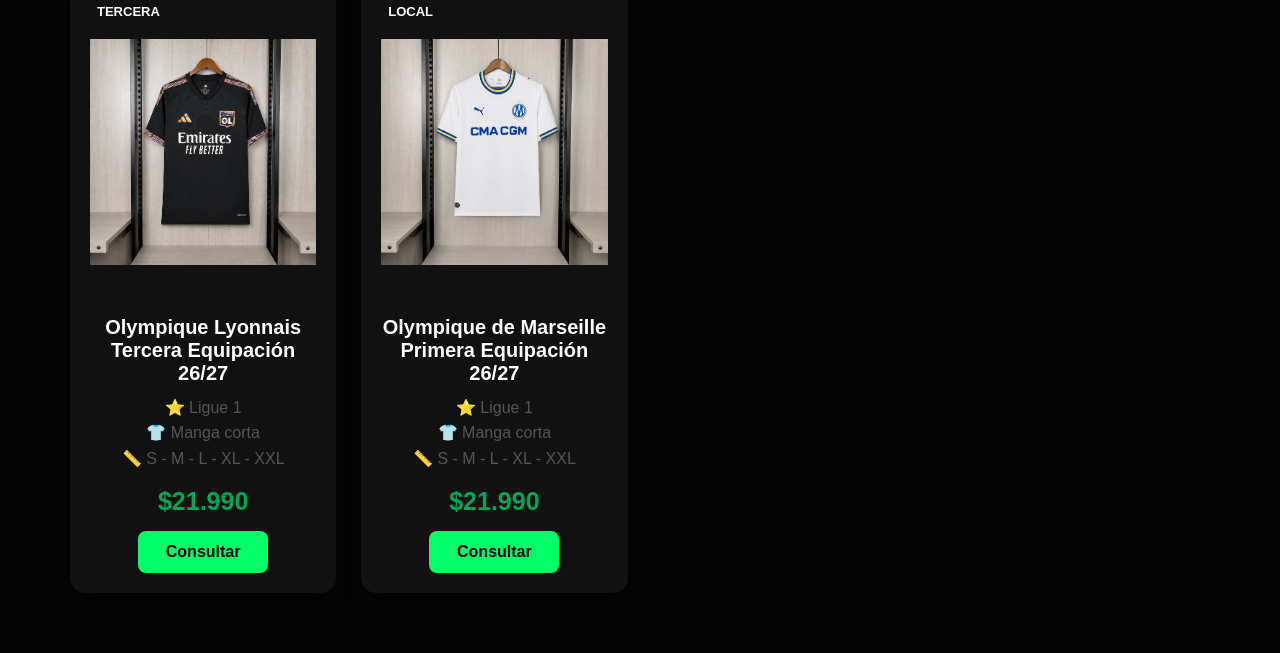
<file: ligue1.html>
<!DOCTYPE html>
<html lang="es">

<head>

<meta charset="UTF-8">
<meta name="viewport" content="width=device-width, initial-scale=1.0">

<title>
RG Sports - Ligue 1
</title>

<link rel="stylesheet" href="style.css">

</head>

<body>

<header>

<div class="logo">
RG SPORTS ⚽
</div>

<nav>

<a href="index.html">Inicio</a>

<a href="ligas.html">Ligas</a>

<a href="selecciones.html">Selecciones</a>

<a href="retro.html">Retro</a>

<a href="como-comprar.html">Cómo comprar</a>

</nav>

</header>
<div class="selector-ligas">

<h3>
⚽ Cambiar liga
</h3>


<a href="laliga.html">
🇪🇸 LaLiga
</a>

<a href="premier.html">
🇬🇧 Premier League
</a>

<a href="seriea.html">
🇮🇹 Serie A
</a>

<a href="bundesliga.html">
🇩🇪 Bundesliga
</a>

<a href="ligue1.html">
🇫🇷 Ligue 1
</a>

<a href="chilena.html">
🇨🇱 Liga Chilena
</a>

</div>

<section class="portada-liga">

<img src="imagenes/ligue1-banner.jpg" alt="Ligue 1 RG Sports">

<h1>
🇫🇷 Ligue 1 Temporada 26/27
</h1>

<p>
Camisetas de los clubes franceses disponibles.
</p>

<p>
⚽ Selecciona tu equipo favorito.
</p>

</section>

<section class="bloque">

<h2>
🇫🇷 Ligue 1 26/27
</h2>

<div class="buscador">

<input
type="text"
id="buscar"
placeholder="🔎 Buscar camiseta...">

</div>

<div class="productos">

<div class="camiseta producto">

<img src="imagenes/psg.png" loading="lazy">

<span class="etiqueta">
LOCAL
</span>

<h3>
Paris Saint-Germain
<br>
Primera Equipación 26/27
</h3>

<p>
⭐ Ligue 1
<br>
👕 Manga corta
<br>
📏 S - M - L - XL - XXL
</p>

<strong>
$21.990
</strong>

<a href="https://www.instagram.com/RG_SPORTS__/" target="_blank">

<button>
Consultar
</button>

</a>

</div>

<div class="camiseta producto">

<img src="imagenes/psg2.png" loading="lazy">

<span class="etiqueta">
VISITANTE
</span>

<h3>
Paris Saint-Germain
<br>
Segunda Equipación 26/27
</h3>

<p>
⭐ Ligue 1
<br>
👕 Manga corta
<br>
📏 S - M - L - XL - XXL
</p>

<strong>
$21.990
</strong>

<a href="https://www.instagram.com/RG_SPORTS__/" target="_blank">

<button>
Consultar
</button>

</a>

</div>
<div class="camiseta">


<img src="imagenes/lyon.jpg" loading="lazy">


<span class="etiqueta">
LOCAL
</span>


<h3>
Olympique Lyonnais
<br>
Primera Equipación 26/27
</h3>


<p>
⭐ Ligue 1
<br>
👕 Manga corta
<br>
📏 S - M - L - XL - XXL
</p>


<strong>
$21.990
</strong>


<a href="https://www.instagram.com/RG_SPORTS__/" target="_blank">

<button>
Consultar
</button>

</a>


</div>
<div class="camiseta">


<img src="imagenes/lyon2.jpg" loading="lazy">


<span class="etiqueta">
VISITANTE
</span>


<h3>
Olympique Lyonnais
<br>
Segunda Equipación 26/27
</h3>


<p>
⭐ Ligue 1
<br>
👕 Manga corta
<br>
📏 S - M - L - XL - XXL
</p>


<strong>
$21.990
</strong>


<a href="https://www.instagram.com/RG_SPORTS__/" target="_blank">

<button>
Consultar
</button>

</a>


</div>
<div class="camiseta producto">

<img src="imagenes/lyon3.jpg" loading="lazy">

<span class="etiqueta">
TERCERA
</span>

<h3>
Olympique Lyonnais
<br>
Tercera Equipación 26/27
</h3>

<p>
⭐ Ligue 1
<br>
👕 Manga corta
<br>
📏 S - M - L - XL - XXL
</p>

<strong>
$21.990
</strong>

<a href="https://www.instagram.com/RG_SPORTS__/" target="_blank">

<button>
Consultar
</button>

</a>

</div>
<div class="camiseta producto">

<img src="imagenes/marsella.jpg" loading="lazy">

<span class="etiqueta">
LOCAL
</span>

<h3>
Olympique de Marseille
<br>
Primera Equipación 26/27
</h3>

<p>
⭐ Ligue 1
<br>
👕 Manga corta
<br>
📏 S - M - L - XL - XXL
</p>

<strong>
$21.990
</strong>

<a href="https://www.instagram.com/RG_SPORTS__/" target="_blank">

<button>
Consultar
</button>

</a>

</div>
</div>

</section>

<script>

const buscador=document.getElementById("buscar");

if(buscador){

buscador.addEventListener("keyup",function(){

let texto=buscador.value.toLowerCase();

let productos=document.querySelectorAll(".producto");

productos.forEach(function(producto){

let contenido=producto.innerText.toLowerCase();

producto.style.display=contenido.includes(texto)?"block":"none";

});

});

}

</script>

</body>

</html>
</file>
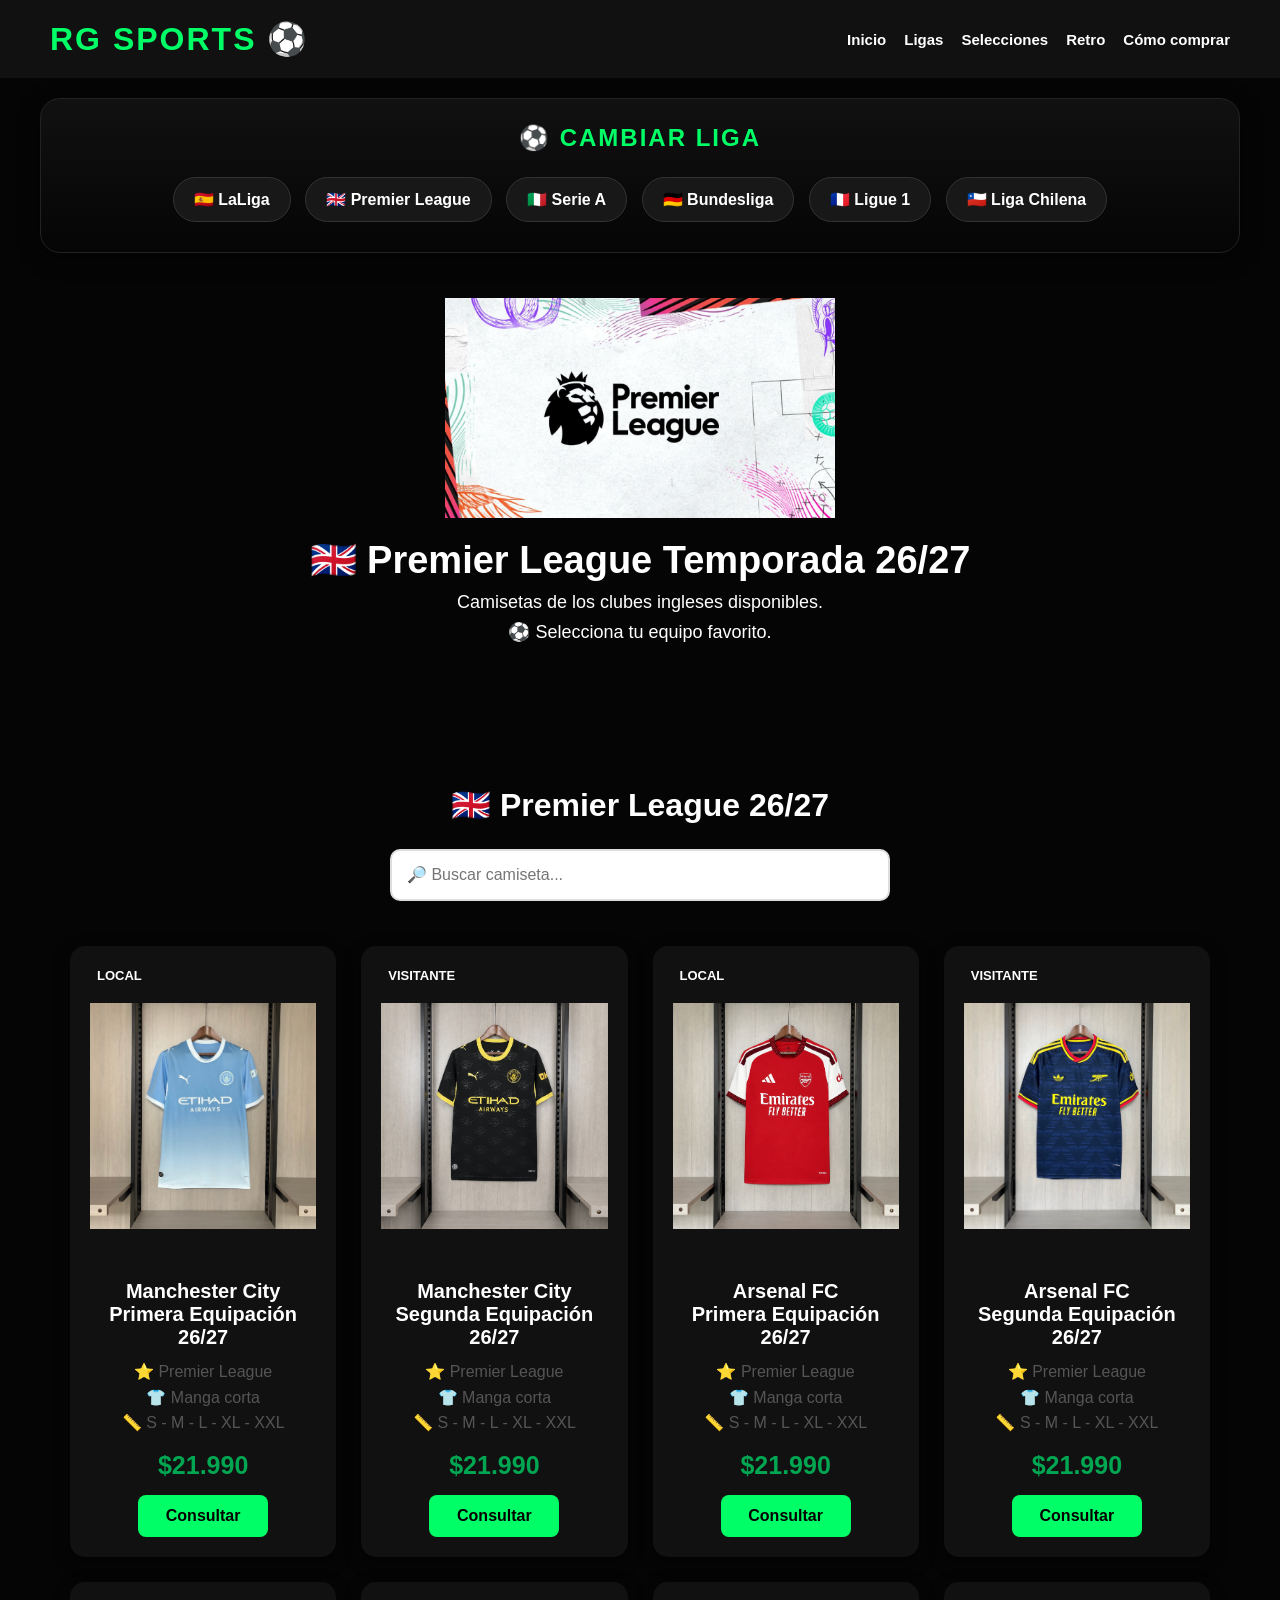
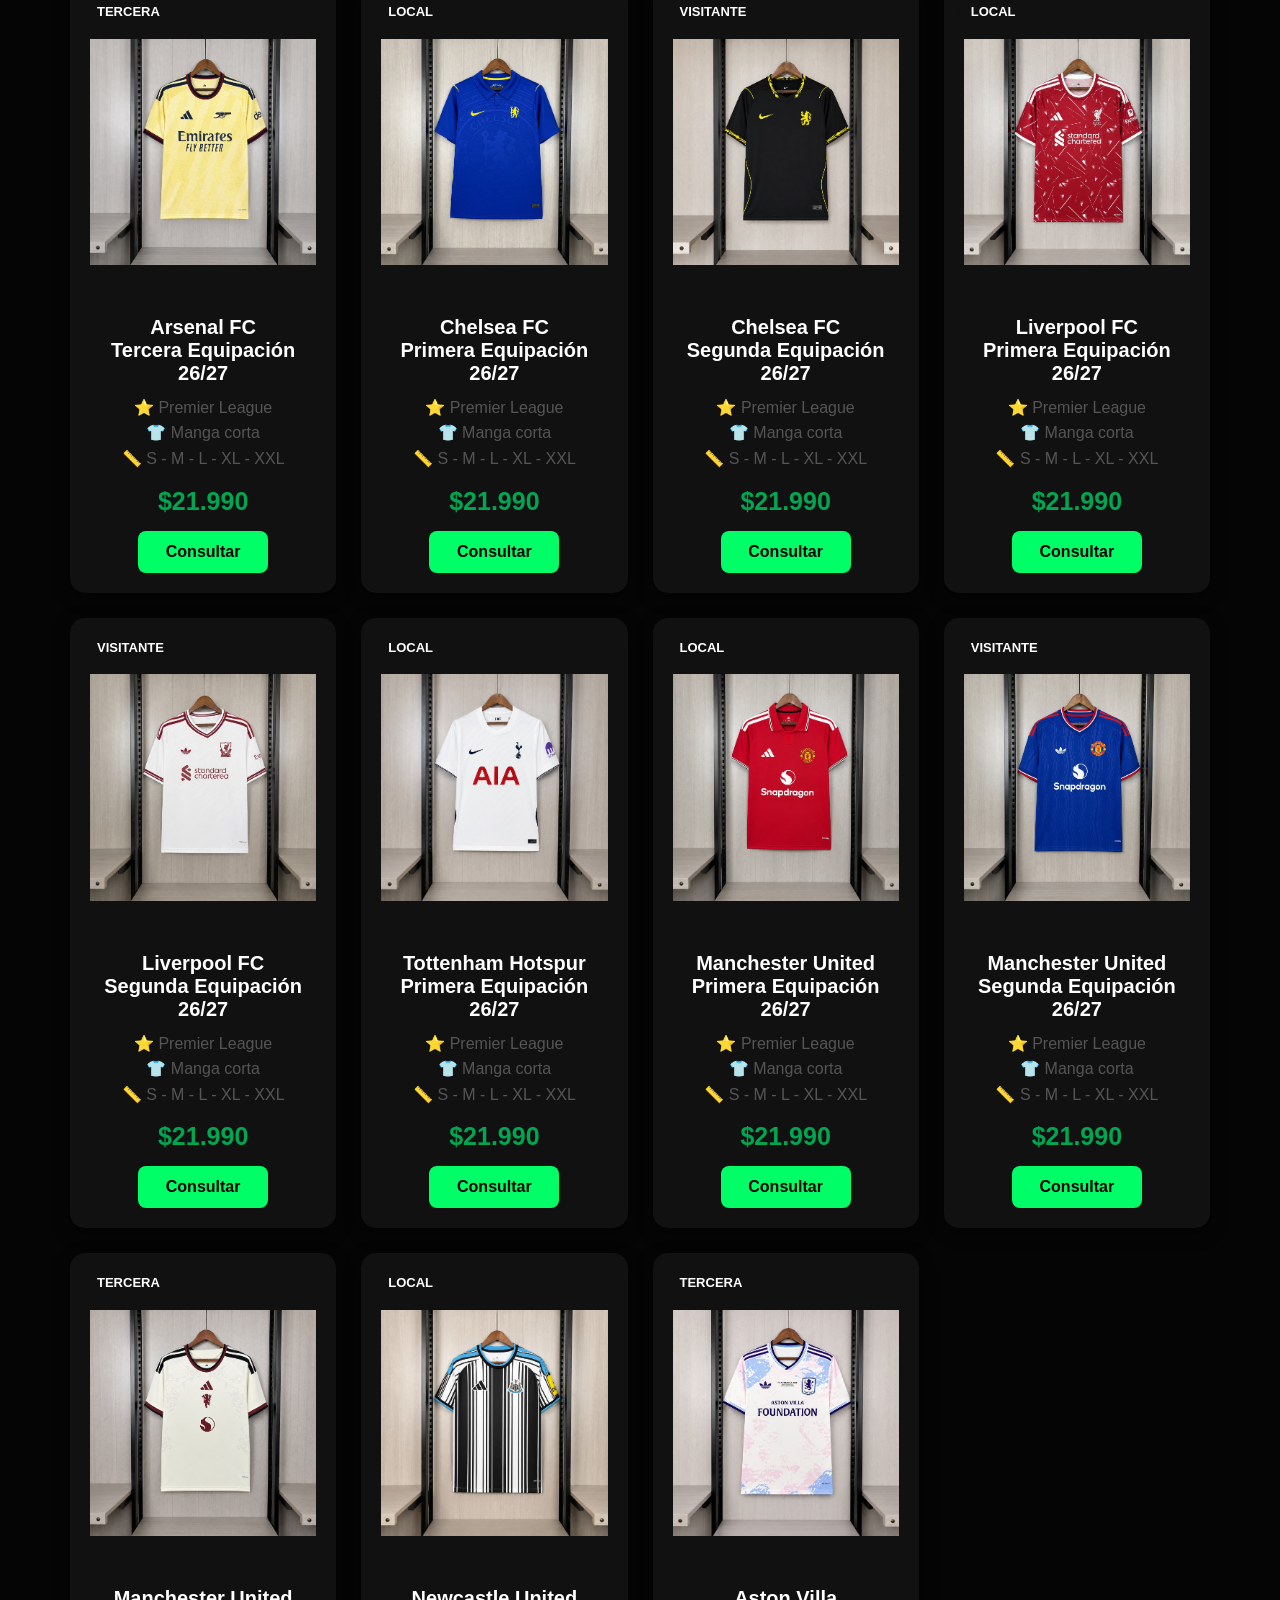
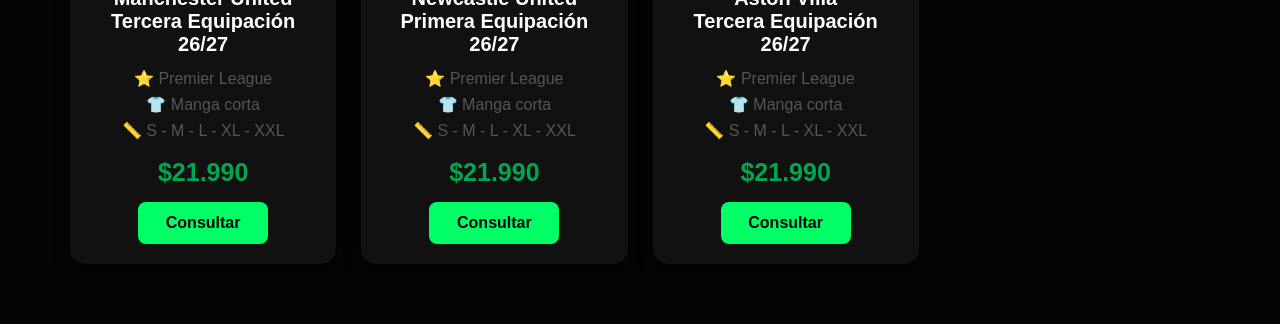
<file: premier.html>
<!DOCTYPE html>
<html lang="es">

<head>

<meta charset="UTF-8">

<meta name="viewport" content="width=device-width, initial-scale=1.0">

<title>
RG Sports - Premier League
</title>

<link rel="stylesheet" href="style.css">

</head>


<body>



<header>


<div class="logo">
RG SPORTS ⚽
</div>


<nav>

<a href="index.html">
Inicio
</a>


<a href="ligas.html">
Ligas
</a>


<a href="selecciones.html">
Selecciones
</a>


<a href="retro.html">
Retro
</a>


<a href="como-comprar.html">
Cómo comprar
</a>


</nav>


</header>

<div class="selector-ligas">

<h3>
⚽ Cambiar liga
</h3>


<a href="laliga.html">
🇪🇸 LaLiga
</a>

<a href="premier.html">
🇬🇧 Premier League
</a>

<a href="seriea.html">
🇮🇹 Serie A
</a>

<a href="bundesliga.html">
🇩🇪 Bundesliga
</a>

<a href="ligue1.html">
🇫🇷 Ligue 1
</a>

<a href="chilena.html">
🇨🇱 Liga Chilena
</a>

</div>



<section class="portada-liga">


<img class="banner-premier" src="imagenes/premier-banner.jpg" alt="Premier League RG Sports">


<h1>
🇬🇧 Premier League Temporada 26/27
</h1>


<p>
Camisetas de los clubes ingleses disponibles.
</p>


<p>
⚽ Selecciona tu equipo favorito.
</p>


</section>







<section class="bloque">


<h2>
🇬🇧 Premier League 26/27
</h2>



<div class="buscador">


<input 
type="text"
id="buscar"
placeholder="🔎 Buscar camiseta..."
>


</div>







<div class="productos">



<div class="camiseta producto">


<img src="imagenes/city.jpg">


<span class="etiqueta">
LOCAL
</span>


<h3>
Manchester City
<br>
Primera Equipación 26/27
</h3>


<p>
⭐ Premier League
<br>
👕 Manga corta
<br>
📏 S - M - L - XL - XXL
</p>


<strong>
$21.990
</strong>


<a href="https://www.instagram.com/RG_SPORTS__/">

<button>
Consultar
</button>

</a>


</div>

<div class="camiseta producto">

<img src="imagenes/city2.jpg" loading="lazy">

<span class="etiqueta">
VISITANTE
</span>

<h3>
Manchester City
<br>
Segunda Equipación 26/27
</h3>

<p>
⭐ Premier League
<br>
👕 Manga corta
<br>
📏 S - M - L - XL - XXL
</p>

<strong>
$21.990
</strong>

<a href="https://www.instagram.com/RG_SPORTS__/" target="_blank">

<button>
Consultar
</button>

</a>

</div>



<div class="camiseta producto">


<img src="imagenes/arsenal.png">


<span class="etiqueta">
LOCAL
</span>


<h3>
Arsenal FC
<br>
Primera Equipación 26/27
</h3>


<p>
⭐ Premier League
<br>
👕 Manga corta
<br>
📏 S - M - L - XL - XXL
</p>


<strong>
$21.990
</strong>


<a href="https://www.instagram.com/RG_SPORTS__/">

<button>
Consultar
</button>

</a>


</div>





<div class="camiseta producto">


<img src="imagenes/arsenal2.jpg">


<span class="etiqueta">
VISITANTE
</span>


<h3>
Arsenal FC
<br>
Segunda Equipación 26/27
</h3>


<p>
⭐ Premier League
<br>
👕 Manga corta
<br>
📏 S - M - L - XL - XXL
</p>


<strong>
$21.990
</strong>


<a href="https://www.instagram.com/RG_SPORTS__/">

<button>
Consultar
</button>

</a>


</div>

<div class="camiseta producto">

<img src="imagenes/arsenal3.jpg" loading="lazy">

<span class="etiqueta">
TERCERA
</span>

<h3>
Arsenal FC
<br>
Tercera Equipación 26/27
</h3>

<p>
⭐ Premier League
<br>
👕 Manga corta
<br>
📏 S - M - L - XL - XXL
</p>

<strong>
$21.990
</strong>

<a href="https://www.instagram.com/RG_SPORTS__/" target="_blank">

<button>
Consultar
</button>

</a>

</div>



<div class="camiseta producto">


<img src="imagenes/chelsea.png">


<span class="etiqueta">
LOCAL
</span>


<h3>
Chelsea FC
<br>
Primera Equipación 26/27
</h3>


<p>
⭐ Premier League
<br>
👕 Manga corta
<br>
📏 S - M - L - XL - XXL
</p>


<strong>
$21.990
</strong>


<a href="https://www.instagram.com/RG_SPORTS__/">

<button>
Consultar
</button>

</a>


</div>





<div class="camiseta producto">


<img src="imagenes/chelsea2.png">


<span class="etiqueta">
VISITANTE
</span>


<h3>
Chelsea FC
<br>
Segunda Equipación 26/27
</h3>


<p>
⭐ Premier League
<br>
👕 Manga corta
<br>
📏 S - M - L - XL - XXL
</p>


<strong>
$21.990
</strong>


<a href="https://www.instagram.com/RG_SPORTS__/">

<button>
Consultar
</button>

</a>


</div>





<div class="camiseta producto">


<img src="imagenes/liverpool.png">


<span class="etiqueta">
LOCAL
</span>


<h3>
Liverpool FC
<br>
Primera Equipación 26/27
</h3>


<p>
⭐ Premier League
<br>
👕 Manga corta
<br>
📏 S - M - L - XL - XXL
</p>


<strong>
$21.990
</strong>


<a href="https://www.instagram.com/RG_SPORTS__/">

<button>
Consultar
</button>

</a>


</div>


<div class="camiseta producto">


<img src="imagenes/liverpool2.png">


<span class="etiqueta">
VISITANTE
</span>


<h3>
Liverpool FC
<br>
Segunda Equipación 26/27
</h3>


<p>
⭐ Premier League
<br>
👕 Manga corta
<br>
📏 S - M - L - XL - XXL
</p>


<strong>
$21.990
</strong>


<a href="https://www.instagram.com/RG_SPORTS__/">

<button>
Consultar
</button>

</a>


</div>

<div class="camiseta producto">

<img src="imagenes/spurs.jpg" loading="lazy">

<span class="etiqueta">
LOCAL
</span>

<h3>
Tottenham Hotspur
<br>
Primera Equipación 26/27
</h3>

<p>
⭐ Premier League
<br>
👕 Manga corta
<br>
📏 S - M - L - XL - XXL
</p>

<strong>
$21.990
</strong>

<a href="https://www.instagram.com/RG_SPORTS__/" target="_blank">

<button>
Consultar
</button>

</a>

</div>
<div class="camiseta producto">

<img src="imagenes/united.jpg" loading="lazy">

<span class="etiqueta">
LOCAL
</span>

<h3>
Manchester United
<br>
Primera Equipación 26/27
</h3>

<p>
⭐ Premier League
<br>
👕 Manga corta
<br>
📏 S - M - L - XL - XXL
</p>

<strong>
$21.990
</strong>

<a href="https://www.instagram.com/RG_SPORTS__/" target="_blank">

<button>
Consultar
</button>

</a>

</div>
<div class="camiseta producto">

<img src="imagenes/united2.jpg" loading="lazy">

<span class="etiqueta">
VISITANTE
</span>

<h3>
Manchester United
<br>
Segunda Equipación 26/27
</h3>

<p>
⭐ Premier League
<br>
👕 Manga corta
<br>
📏 S - M - L - XL - XXL
</p>

<strong>
$21.990
</strong>

<a href="https://www.instagram.com/RG_SPORTS__/" target="_blank">

<button>
Consultar
</button>

</a>

</div>
<div class="camiseta producto">

<img src="imagenes/united3.jpg" loading="lazy">

<span class="etiqueta">
TERCERA
</span>

<h3>
Manchester United
<br>
Tercera Equipación 26/27
</h3>

<p>
⭐ Premier League
<br>
👕 Manga corta
<br>
📏 S - M - L - XL - XXL
</p>

<strong>
$21.990
</strong>

<a href="https://www.instagram.com/RG_SPORTS__/" target="_blank">

<button>
Consultar
</button>

</a>

</div>
<div class="camiseta producto">

<img src="imagenes/newcastle.jpg" loading="lazy">

<span class="etiqueta">
LOCAL
</span>

<h3>
Newcastle United
<br>
Primera Equipación 26/27
</h3>

<p>
⭐ Premier League
<br>
👕 Manga corta
<br>
📏 S - M - L - XL - XXL
</p>

<strong>
$21.990
</strong>

<a href="https://www.instagram.com/RG_SPORTS__/" target="_blank">

<button>
Consultar
</button>

</a>

</div>
<div class="camiseta producto">

<img src="imagenes/astonvilla3.jpg" loading="lazy">

<span class="etiqueta">
TERCERA
</span>

<h3>
Aston Villa
<br>
Tercera Equipación 26/27
</h3>

<p>
⭐ Premier League
<br>
👕 Manga corta
<br>
📏 S - M - L - XL - XXL
</p>

<strong>
$21.990
</strong>

<a href="https://www.instagram.com/RG_SPORTS__/" target="_blank">

<button>
Consultar
</button>

</a>

</div>
</div>


</section>








<script>


const buscador = document.getElementById("buscar");


if(buscador){


buscador.addEventListener("keyup", function(){


let texto = buscador.value.toLowerCase();


let productos = document.querySelectorAll(".producto");



productos.forEach(function(producto){


let contenido = producto.innerText.toLowerCase();



if(contenido.includes(texto)){


producto.style.display="block";


}

else{


producto.style.display="none";


}


});


});


}


</script>






</body>

</html>
</file>
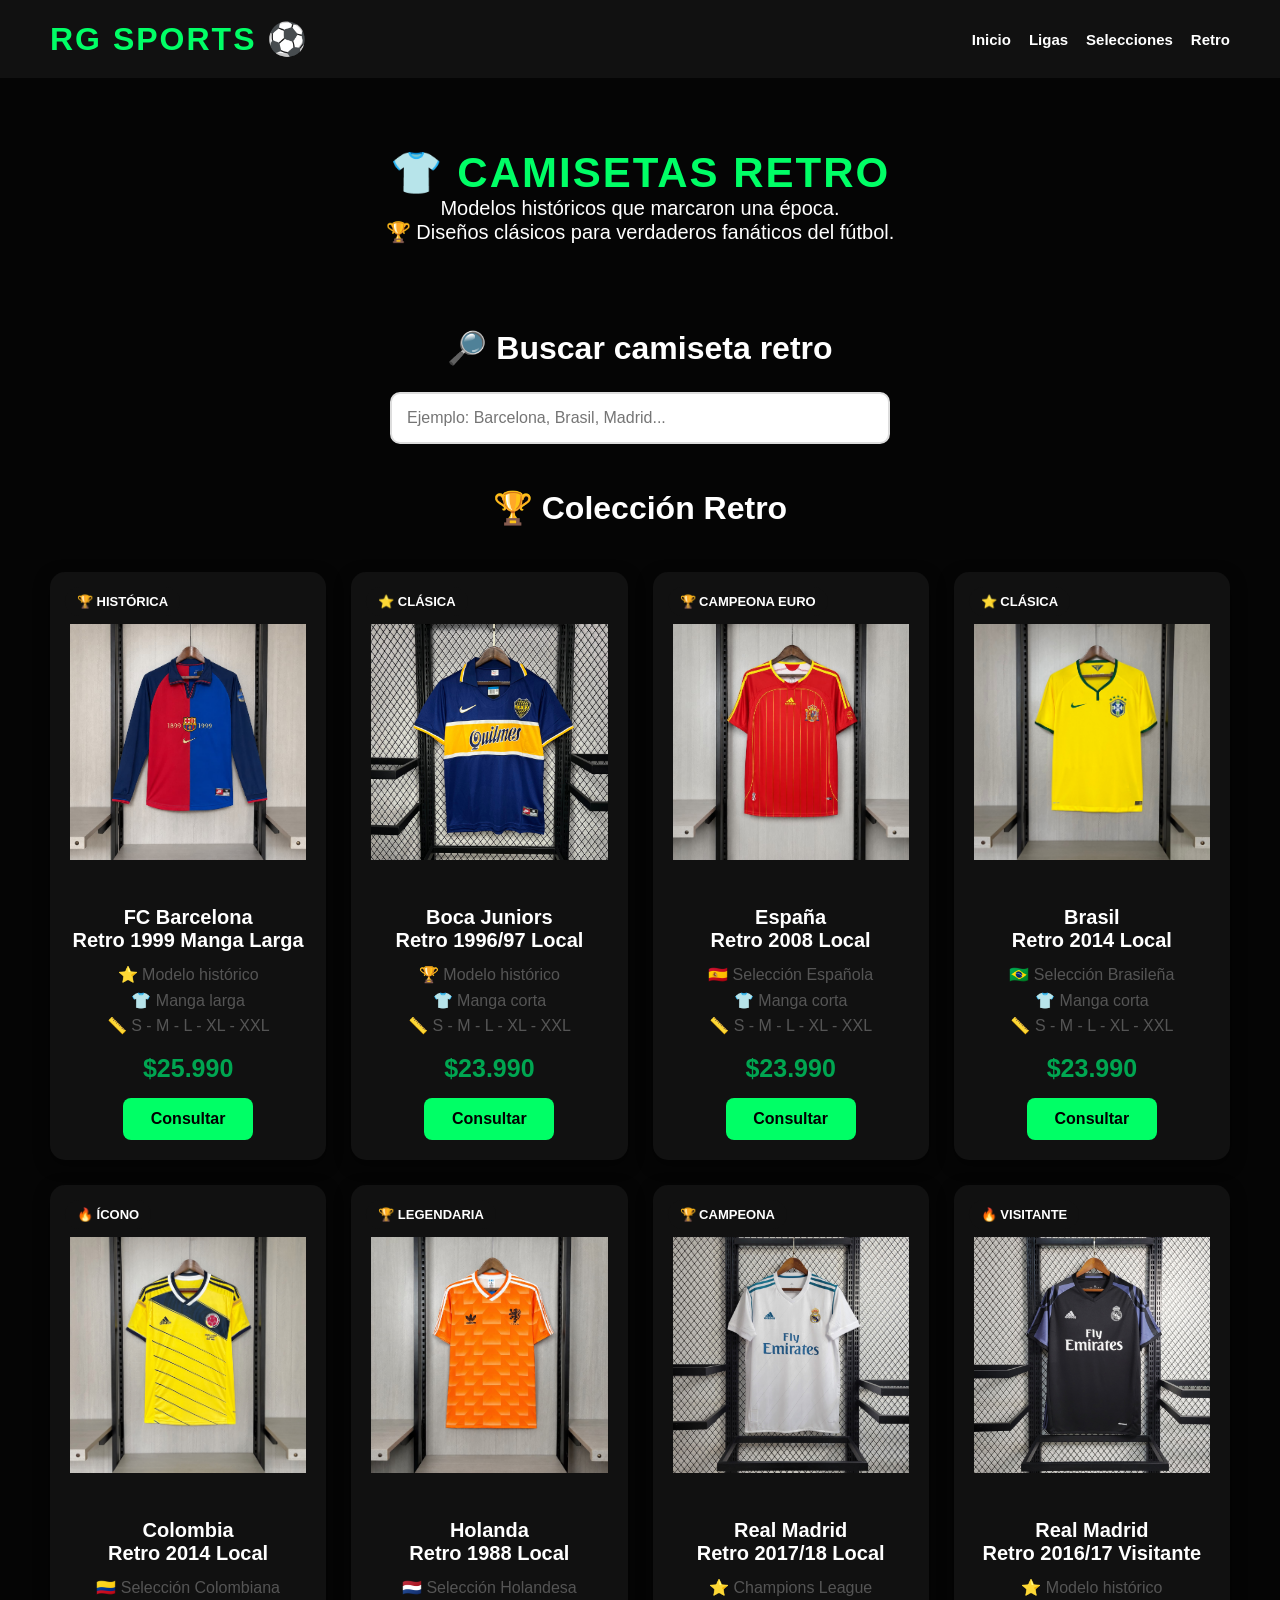
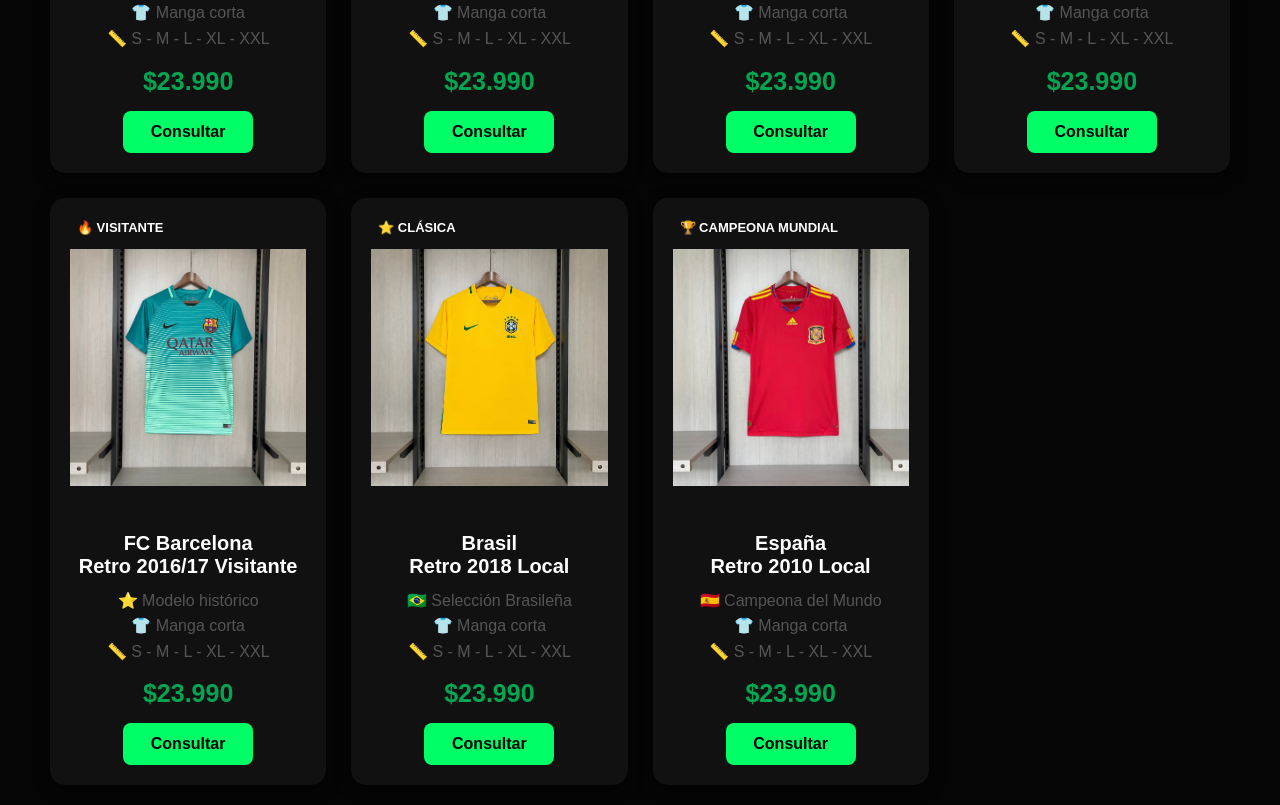
<file: retro.html>
<!DOCTYPE html>
<html lang="es">

<head>

<meta charset="UTF-8">

<meta name="viewport" content="width=device-width, initial-scale=1.0">

<title>
RG Sports - Retro
</title>

<link rel="stylesheet" href="style.css">

</head>


<body>


<header>


<div class="logo">
RG SPORTS ⚽
</div>


<nav>

<a href="index.html">
Inicio
</a>

<a href="ligas.html">
Ligas
</a>

<a href="selecciones.html">
Selecciones
</a>

<a href="retro.html">
Retro
</a>

</nav>


</header>



<section class="portada-ligas">


<h1>
👕 Camisetas Retro
</h1>


<p>
Modelos históricos que marcaron una época.
</p>


<p>
🏆 Diseños clásicos para verdaderos fanáticos del fútbol.
</p>


</section>





<section class="buscador">


<h2>
🔎 Buscar camiseta retro
</h2>


<input 
type="text"
id="buscarRetro"
placeholder="Ejemplo: Barcelona, Brasil, Madrid..."
>


</section>







<h2>
🏆 Colección Retro
</h2>



<div class="productos">





<div class="camiseta producto">


<img src="imagenes/retro.png" loading="lazy">


<span class="etiqueta">
🏆 HISTÓRICA
</span>


<h3>
FC Barcelona
<br>
Retro 1999 Manga Larga
</h3>


<p>
⭐ Modelo histórico
<br>
👕 Manga larga
<br>
📏 S - M - L - XL - XXL
</p>


<strong>
$25.990
</strong>


<a href="https://www.instagram.com/RG_SPORTS__/" target="_blank">

<button>
Consultar
</button>

</a>


</div>







<div class="camiseta producto">


<img src="imagenes/boca96_97.jpg" loading="lazy">


<span class="etiqueta">
⭐ CLÁSICA
</span>


<h3>
Boca Juniors
<br>
Retro 1996/97 Local
</h3>


<p>
🏆 Modelo histórico
<br>
👕 Manga corta
<br>
📏 S - M - L - XL - XXL
</p>


<strong>
$23.990
</strong>


<a href="https://www.instagram.com/RG_SPORTS__/" target="_blank">

<button>
Consultar
</button>

</a>


</div>







<div class="camiseta producto">


<img src="imagenes/espana2008.jpg" loading="lazy">


<span class="etiqueta">
🏆 CAMPEONA EURO
</span>


<h3>
España
<br>
Retro 2008 Local
</h3>


<p>
🇪🇸 Selección Española
<br>
👕 Manga corta
<br>
📏 S - M - L - XL - XXL
</p>


<strong>
$23.990
</strong>


<a href="https://www.instagram.com/RG_SPORTS__/" target="_blank">

<button>
Consultar
</button>

</a>


</div>







<div class="camiseta producto">


<img src="imagenes/brasil2014.jpg" loading="lazy">


<span class="etiqueta">
⭐ CLÁSICA
</span>


<h3>
Brasil
<br>
Retro 2014 Local
</h3>


<p>
🇧🇷 Selección Brasileña
<br>
👕 Manga corta
<br>
📏 S - M - L - XL - XXL
</p>


<strong>
$23.990
</strong>


<a href="https://www.instagram.com/RG_SPORTS__/" target="_blank">

<button>
Consultar
</button>

</a>


</div>







<div class="camiseta producto">


<img src="imagenes/colombia2014.jpg" loading="lazy">


<span class="etiqueta">
🔥 ÍCONO
</span>


<h3>
Colombia
<br>
Retro 2014 Local
</h3>


<p>
🇨🇴 Selección Colombiana
<br>
👕 Manga corta
<br>
📏 S - M - L - XL - XXL
</p>


<strong>
$23.990
</strong>


<a href="https://www.instagram.com/RG_SPORTS__/" target="_blank">

<button>
Consultar
</button>

</a>


</div>

<div class="camiseta producto">


<img src="imagenes/holanda88.jpg" loading="lazy">


<span class="etiqueta">
🏆 LEGENDARIA
</span>


<h3>
Holanda
<br>
Retro 1988 Local
</h3>


<p>
🇳🇱 Selección Holandesa
<br>
👕 Manga corta
<br>
📏 S - M - L - XL - XXL
</p>


<strong>
$23.990
</strong>


<a href="https://www.instagram.com/RG_SPORTS__/" target="_blank">

<button>
Consultar
</button>

</a>


</div>







<div class="camiseta producto">


<img src="imagenes/realmadrid17_18.jpg" loading="lazy">


<span class="etiqueta">
🏆 CAMPEONA
</span>


<h3>
Real Madrid
<br>
Retro 2017/18 Local
</h3>


<p>
⭐ Champions League
<br>
👕 Manga corta
<br>
📏 S - M - L - XL - XXL
</p>


<strong>
$23.990
</strong>


<a href="https://www.instagram.com/RG_SPORTS__/" target="_blank">

<button>
Consultar
</button>

</a>


</div>







<div class="camiseta producto">


<img src="imagenes/realmadrid16_17.jpg" loading="lazy">


<span class="etiqueta">
🔥 VISITANTE
</span>


<h3>
Real Madrid
<br>
Retro 2016/17 Visitante
</h3>


<p>
⭐ Modelo histórico
<br>
👕 Manga corta
<br>
📏 S - M - L - XL - XXL
</p>


<strong>
$23.990
</strong>


<a href="https://www.instagram.com/RG_SPORTS__/" target="_blank">

<button>
Consultar
</button>

</a>


</div>







<div class="camiseta producto">


<img src="imagenes/barcelona16_17.jpg" loading="lazy">


<span class="etiqueta">
🔥 VISITANTE
</span>


<h3>
FC Barcelona
<br>
Retro 2016/17 Visitante
</h3>


<p>
⭐ Modelo histórico
<br>
👕 Manga corta
<br>
📏 S - M - L - XL - XXL
</p>


<strong>
$23.990
</strong>


<a href="https://www.instagram.com/RG_SPORTS__/" target="_blank">

<button>
Consultar
</button>

</a>


</div>







<div class="camiseta producto">


<img src="imagenes/brasil2018.jpg" loading="lazy">


<span class="etiqueta">
⭐ CLÁSICA
</span>


<h3>
Brasil
<br>
Retro 2018 Local
</h3>


<p>
🇧🇷 Selección Brasileña
<br>
👕 Manga corta
<br>
📏 S - M - L - XL - XXL
</p>


<strong>
$23.990
</strong>


<a href="https://www.instagram.com/RG_SPORTS__/" target="_blank">

<button>
Consultar
</button>

</a>


</div>







<div class="camiseta producto">


<img src="imagenes/espana2010.jpg" loading="lazy">


<span class="etiqueta">
🏆 CAMPEONA MUNDIAL
</span>


<h3>
España
<br>
Retro 2010 Local
</h3>


<p>
🇪🇸 Campeona del Mundo
<br>
👕 Manga corta
<br>
📏 S - M - L - XL - XXL
</p>


<strong>
$23.990
</strong>


<a href="https://www.instagram.com/RG_SPORTS__/" target="_blank">

<button>
Consultar
</button>

</a>


</div>





</div>






<script>


const buscarRetro = document.getElementById("buscarRetro");


buscarRetro.addEventListener("keyup", function(){


let texto = buscarRetro.value.toLowerCase();


let productos = document.querySelectorAll(".producto");


productos.forEach(function(producto){


let contenido = producto.innerText.toLowerCase();


if(contenido.includes(texto)){


producto.style.display="block";


}

else{


producto.style.display="none";


}


});


});


</script>





</body>

</html>
</file>
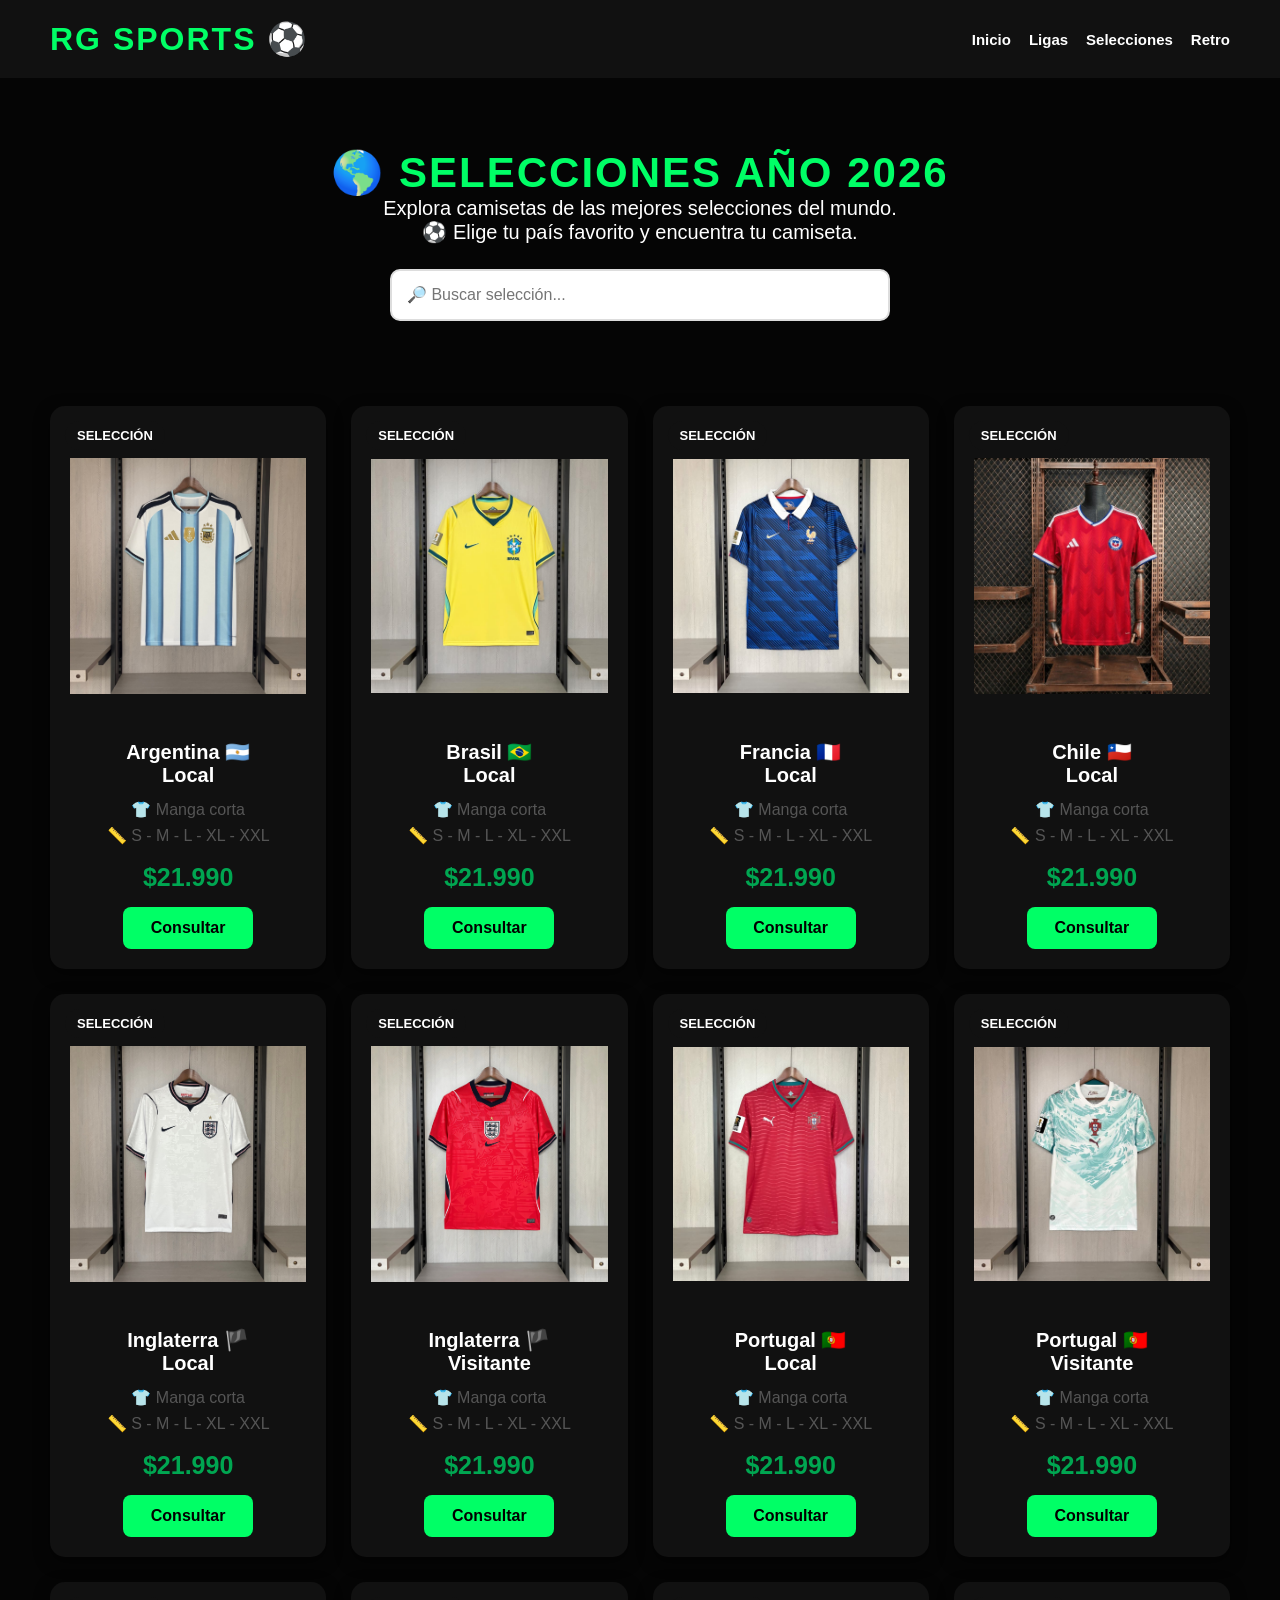
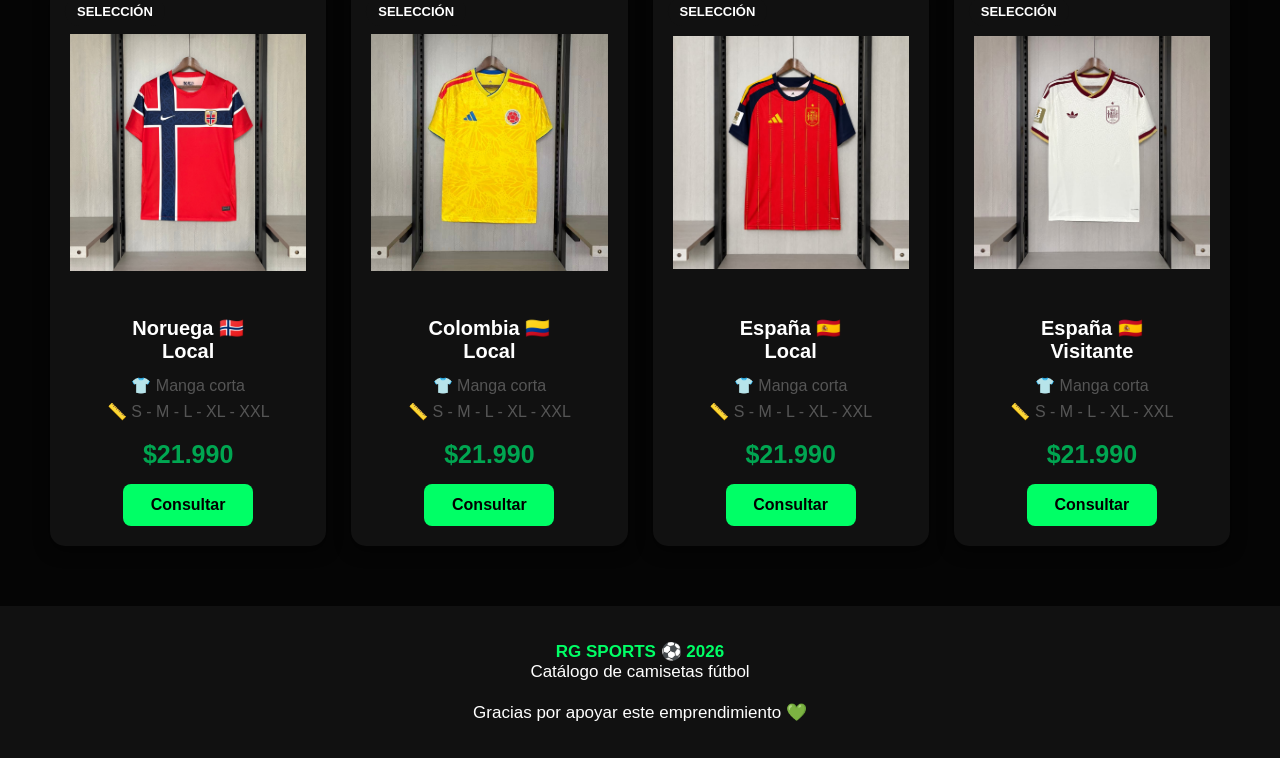
<file: selecciones.html>
<!DOCTYPE html>
<html lang="es">

<head>

<meta charset="UTF-8">

<meta name="viewport" content="width=device-width, initial-scale=1.0">

<title>
RG Sports - Selecciones
</title>

<link rel="stylesheet" href="style.css">

</head>


<body>


<header>

<div class="logo">
RG SPORTS ⚽
</div>


<nav>

<a href="index.html">
Inicio
</a>

<a href="ligas.html">
Ligas
</a>

<a href="selecciones.html">
Selecciones
</a>

<a href="retro.html">
Retro
</a>


</nav>

</header>





<section class="portada-ligas">


<h1>
🌎 Selecciones año 2026
</h1>


<p>
Explora camisetas de las mejores selecciones del mundo.
</p>


<p>
⚽ Elige tu país favorito y encuentra tu camiseta.
</p>
<div class="buscador">

<input 
type="text"
id="buscarSeleccion"
placeholder="🔎 Buscar selección..."
>

</div>

</section>






<div class="productos">





<div class="camiseta">


<img src="imagenes/argentina.jpg" loading="lazy">


<span class="etiqueta">
SELECCIÓN
</span>


<h3>
Argentina 🇦🇷
<br>
Local
</h3>


<p>
👕 Manga corta
<br>
📏 S - M - L - XL - XXL
</p>


<strong>
$21.990
</strong>


<a href="https://www.instagram.com/RG_SPORTS__/" target="_blank">

<button>
Consultar
</button>

</a>


</div>









<div class="camiseta">


<img src="imagenes/brasil.jpg" loading="lazy">


<span class="etiqueta">
SELECCIÓN
</span>


<h3>
Brasil 🇧🇷
<br>
Local
</h3>


<p>
👕 Manga corta
<br>
📏 S - M - L - XL - XXL
</p>


<strong>
$21.990
</strong>


<a href="https://www.instagram.com/RG_SPORTS__/" target="_blank">

<button>
Consultar
</button>

</a>


</div>









<div class="camiseta">


<img src="imagenes/francia.jpg" loading="lazy">


<span class="etiqueta">
SELECCIÓN
</span>


<h3>
Francia 🇫🇷
<br>
Local
</h3>


<p>
👕 Manga corta
<br>
📏 S - M - L - XL - XXL
</p>


<strong>
$21.990
</strong>


<a href="https://www.instagram.com/RG_SPORTS__/" target="_blank">

<button>
Consultar
</button>

</a>


</div>









<div class="camiseta">


<img src="imagenes/chile.jpg" loading="lazy">


<span class="etiqueta">
SELECCIÓN
</span>


<h3>
Chile 🇨🇱
<br>
Local
</h3>


<p>
👕 Manga corta
<br>
📏 S - M - L - XL - XXL
</p>


<strong>
$21.990
</strong>


<a href="https://www.instagram.com/RG_SPORTS__/" target="_blank">

<button>
Consultar
</button>

</a>


</div>









<div class="camiseta">


<img src="imagenes/inglaterra.jpg" loading="lazy">


<span class="etiqueta">
SELECCIÓN
</span>


<h3>
Inglaterra 🏴
<br>
Local
</h3>


<p>
👕 Manga corta
<br>
📏 S - M - L - XL - XXL
</p>


<strong>
$21.990
</strong>


<a href="https://www.instagram.com/RG_SPORTS__/" target="_blank">

<button>
Consultar
</button>

</a>


</div>









<div class="camiseta">


<img src="imagenes/inglaterra2.jpg" loading="lazy">


<span class="etiqueta">
SELECCIÓN
</span>


<h3>
Inglaterra 🏴
<br>
Visitante
</h3>


<p>
👕 Manga corta
<br>
📏 S - M - L - XL - XXL
</p>


<strong>
$21.990
</strong>


<a href="https://www.instagram.com/RG_SPORTS__/" target="_blank">

<button>
Consultar
</button>

</a>


</div>









<div class="camiseta">


<img src="imagenes/portugal.jpg" loading="lazy">


<span class="etiqueta">
SELECCIÓN
</span>


<h3>
Portugal 🇵🇹
<br>
Local
</h3>


<p>
👕 Manga corta
<br>
📏 S - M - L - XL - XXL
</p>


<strong>
$21.990
</strong>


<a href="https://www.instagram.com/RG_SPORTS__/" target="_blank">

<button>
Consultar
</button>

</a>


</div>









<div class="camiseta">


<img src="imagenes/portugal2.jpg" loading="lazy">


<span class="etiqueta">
SELECCIÓN
</span>


<h3>
Portugal 🇵🇹
<br>
Visitante
</h3>


<p>
👕 Manga corta
<br>
📏 S - M - L - XL - XXL
</p>


<strong>
$21.990
</strong>


<a href="https://www.instagram.com/RG_SPORTS__/" target="_blank">

<button>
Consultar
</button>

</a>


</div>









<div class="camiseta">


<img src="imagenes/noruega.jpg" loading="lazy">


<span class="etiqueta">
SELECCIÓN
</span>


<h3>
Noruega 🇳🇴
<br>
Local
</h3>


<p>
👕 Manga corta
<br>
📏 S - M - L - XL - XXL
</p>


<strong>
$21.990
</strong>


<a href="https://www.instagram.com/RG_SPORTS__/" target="_blank">

<button>
Consultar
</button>

</a>


</div>









<div class="camiseta">


<img src="imagenes/colombia.jpg" loading="lazy">


<span class="etiqueta">
SELECCIÓN
</span>


<h3>
Colombia 🇨🇴
<br>
Local
</h3>


<p>
👕 Manga corta
<br>
📏 S - M - L - XL - XXL
</p>


<strong>
$21.990
</strong>


<a href="https://www.instagram.com/RG_SPORTS__/" target="_blank">

<button>
Consultar
</button>

</a>


</div>









<div class="camiseta">


<img src="imagenes/espana.jpg" loading="lazy">


<span class="etiqueta">
SELECCIÓN
</span>


<h3>
España 🇪🇸
<br>
Local
</h3>


<p>
👕 Manga corta
<br>
📏 S - M - L - XL - XXL
</p>


<strong>
$21.990
</strong>


<a href="https://www.instagram.com/RG_SPORTS__/" target="_blank">

<button>
Consultar
</button>

</a>


</div>









<div class="camiseta">


<img src="imagenes/espana2.jpg" loading="lazy">


<span class="etiqueta">
SELECCIÓN
</span>


<h3>
España 🇪🇸
<br>
Visitante
</h3>


<p>
👕 Manga corta
<br>
📏 S - M - L - XL - XXL
</p>


<strong>
$21.990
</strong>


<a href="https://www.instagram.com/RG_SPORTS__/" target="_blank">

<button>
Consultar
</button>

</a>


</div>





</div>






<footer>

RG SPORTS ⚽ 2026

<br>

Catálogo de camisetas fútbol

<br><br>

Gracias por apoyar este emprendimiento 💚


</footer>

<script>

const buscadorSeleccion = document.getElementById("buscarSeleccion");


buscadorSeleccion.addEventListener("keyup", function(){


let texto = buscadorSeleccion.value.toLowerCase();


let productos = document.querySelectorAll(".camiseta");


productos.forEach(function(producto){


let contenido = producto.innerText.toLowerCase();


if(contenido.includes(texto)){

producto.style.display="block";

}

else{

producto.style.display="none";

}


});


});

</script>


</body>

</html>
</file>
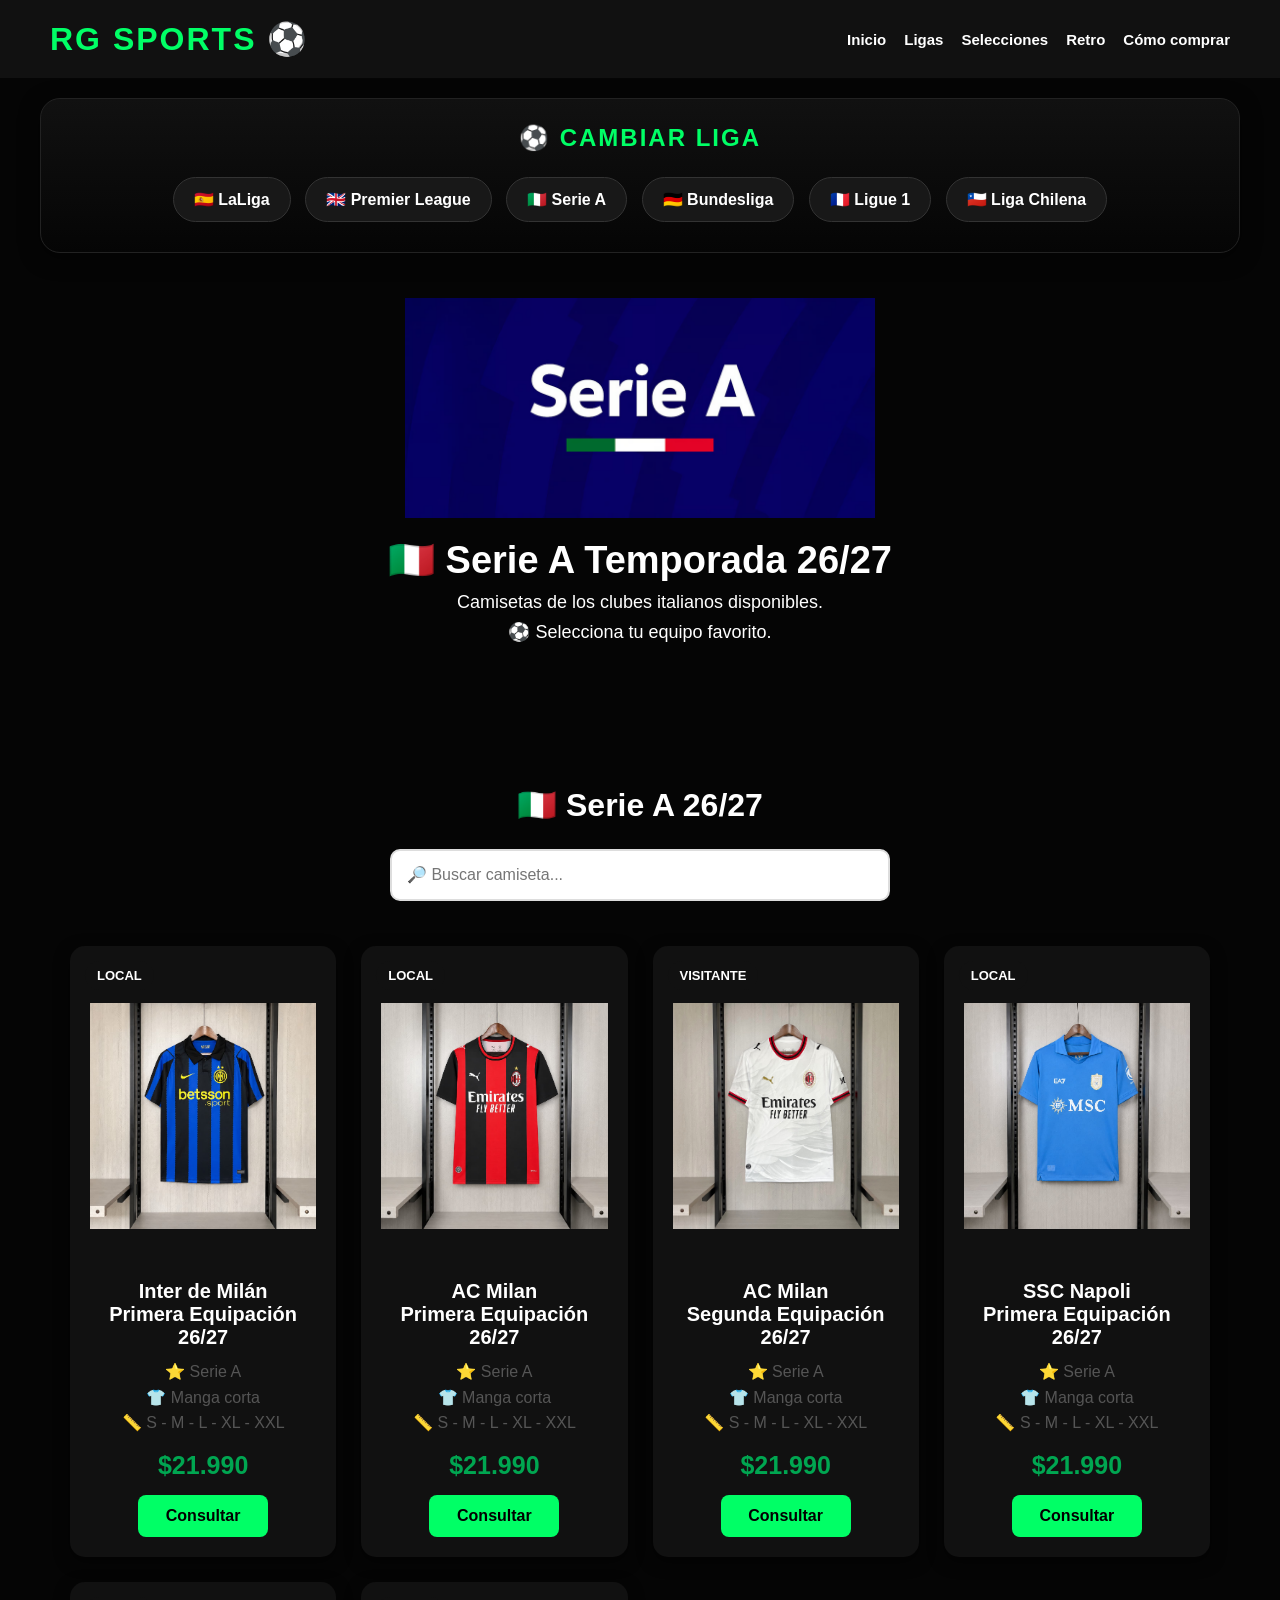
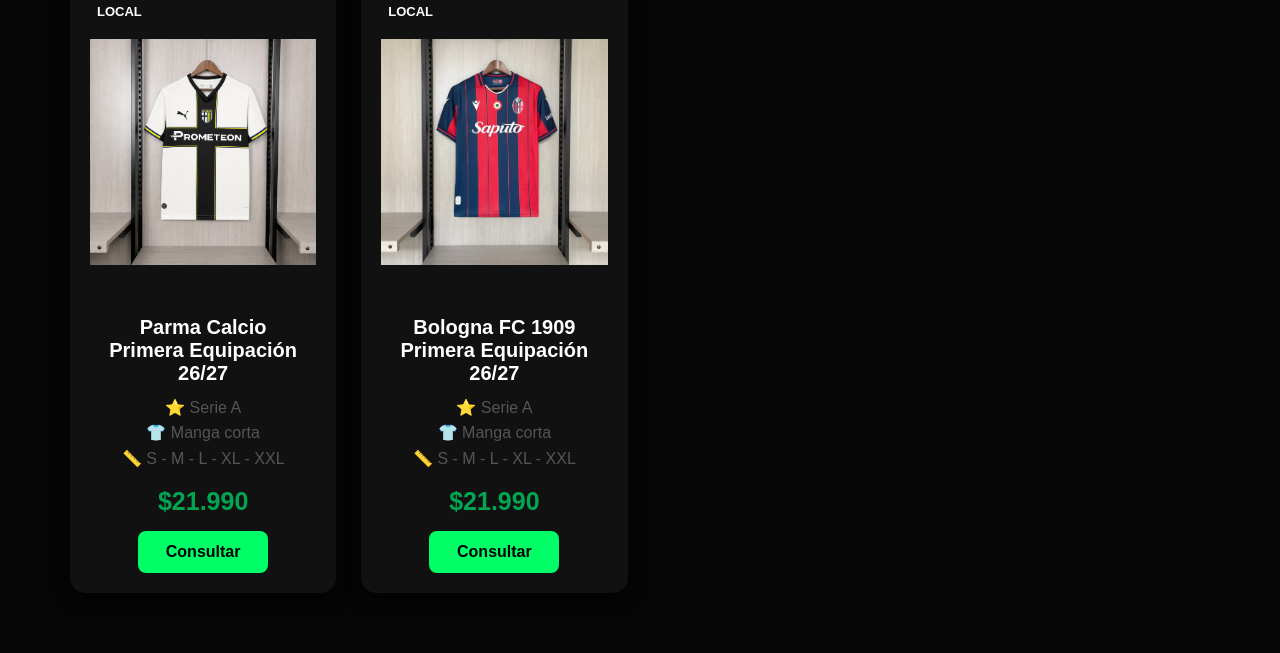
<file: seriea.html>
<!DOCTYPE html>
<html lang="es">

<head>

<meta charset="UTF-8">

<meta name="viewport" content="width=device-width, initial-scale=1.0">

<title>
RG Sports - Serie A
</title>

<link rel="stylesheet" href="style.css">

</head>


<body>



<header>


<div class="logo">
RG SPORTS ⚽
</div>


<nav>

<a href="index.html">
Inicio
</a>


<a href="ligas.html">
Ligas
</a>


<a href="selecciones.html">
Selecciones
</a>


<a href="retro.html">
Retro
</a>


<a href="como-comprar.html">
Cómo comprar
</a>


</nav>


</header>

<div class="selector-ligas">

<h3>
⚽ Cambiar liga
</h3>


<a href="laliga.html">
🇪🇸 LaLiga
</a>

<a href="premier.html">
🇬🇧 Premier League
</a>

<a href="seriea.html">
🇮🇹 Serie A
</a>

<a href="bundesliga.html">
🇩🇪 Bundesliga
</a>

<a href="ligue1.html">
🇫🇷 Ligue 1
</a>

<a href="chilena.html">
🇨🇱 Liga Chilena
</a>

</div>



<section class="portada-liga">


<img src="imagenes/seriea-banner.jpg" alt="Serie A RG Sports">


<h1>
🇮🇹 Serie A Temporada 26/27
</h1>


<p>
Camisetas de los clubes italianos disponibles.
</p>


<p>
⚽ Selecciona tu equipo favorito.
</p>


</section>







<section class="bloque">


<h2>
🇮🇹 Serie A 26/27
</h2>



<div class="buscador">


<input 
type="text"
id="buscar"
placeholder="🔎 Buscar camiseta..."
>


</div>







<div class="productos">



<div class="camiseta producto">


<img src="imagenes/inter.png">


<span class="etiqueta">
LOCAL
</span>


<h3>
Inter de Milán
<br>
Primera Equipación 26/27
</h3>


<p>
⭐ Serie A
<br>
👕 Manga corta
<br>
📏 S - M - L - XL - XXL
</p>


<strong>
$21.990
</strong>


<a href="https://www.instagram.com/RG_SPORTS__/">

<button>
Consultar
</button>

</a>


</div>





<div class="camiseta producto">


<img src="imagenes/milan.png">


<span class="etiqueta">
LOCAL
</span>


<h3>
AC Milan
<br>
Primera Equipación 26/27
</h3>


<p>
⭐ Serie A
<br>
👕 Manga corta
<br>
📏 S - M - L - XL - XXL
</p>


<strong>
$21.990
</strong>


<a href="https://www.instagram.com/RG_SPORTS__/">

<button>
Consultar
</button>

</a>


</div>

<div class="camiseta">


<img src="imagenes/milan2.jpg" loading="lazy">


<span class="etiqueta">
VISITANTE
</span>


<h3>
AC Milan
<br>
Segunda Equipación 26/27
</h3>


<p>
⭐ Serie A
<br>
👕 Manga corta
<br>
📏 S - M - L - XL - XXL
</p>


<strong>
$21.990
</strong>


<a href="https://www.instagram.com/RG_SPORTS__/" target="_blank">

<button>
Consultar
</button>

</a>



</div>
<div class="camiseta producto">

<img src="imagenes/napoli.jpg" loading="lazy">

<span class="etiqueta">
LOCAL
</span>

<h3>
SSC Napoli
<br>
Primera Equipación 26/27
</h3>

<p>
⭐ Serie A
<br>
👕 Manga corta
<br>
📏 S - M - L - XL - XXL
</p>

<strong>
$21.990
</strong>

<a href="https://www.instagram.com/RG_SPORTS__/" target="_blank">

<button>
Consultar
</button>

</a>

</div>
<div class="camiseta producto">

<img src="imagenes/parma.jpg" loading="lazy">

<span class="etiqueta">
LOCAL
</span>

<h3>
Parma Calcio
<br>
Primera Equipación 26/27
</h3>

<p>
⭐ Serie A
<br>
👕 Manga corta
<br>
📏 S - M - L - XL - XXL
</p>

<strong>
$21.990
</strong>

<a href="https://www.instagram.com/RG_SPORTS__/" target="_blank">

<button>
Consultar
</button>

</a>

</div>
<div class="camiseta producto">

<img src="imagenes/bologna.jpg" loading="lazy">

<span class="etiqueta">
LOCAL
</span>

<h3>
Bologna FC 1909
<br>
Primera Equipación 26/27
</h3>

<p>
⭐ Serie A
<br>
👕 Manga corta
<br>
📏 S - M - L - XL - XXL
</p>

<strong>
$21.990
</strong>

<a href="https://www.instagram.com/RG_SPORTS__/" target="_blank">

<button>
Consultar
</button>

</a>

</div>

</section>








<script>


const buscador = document.getElementById("buscar");


if(buscador){


buscador.addEventListener("keyup", function(){


let texto = buscador.value.toLowerCase();


let productos = document.querySelectorAll(".producto");



productos.forEach(function(producto){


let contenido = producto.innerText.toLowerCase();



if(contenido.includes(texto)){


producto.style.display="block";


}

else{


producto.style.display="none";


}


});


});


}


</script>






</body>

</html>
</file>
<file: style.css>
*{
margin:0;
padding:0;
box-sizing:border-box;
font-family:Arial, Helvetica, sans-serif;
}



body{

background:#050505;
color:white;

}



header{

background:#111;
color:white;
display:flex;
justify-content:space-between;
align-items:center;
padding:20px 50px;
position:sticky;
top:0;
z-index:1000;

}



.logo{

font-size:32px;
font-weight:900;
letter-spacing:2px;
font-family:Impact, Haettenschweiler, 'Arial Narrow Bold', sans-serif;
color:#00ff66;

}



nav{

display:flex;
gap:18px;
flex-wrap:wrap;

}



nav a{

color:white;
text-decoration:none;
font-weight:bold;
font-size:15px;
transition:.3s;

}



nav a:hover{

color:#00ff66;

}







.hero{

width:100%;
overflow:hidden;

}



.hero img{

width:100%;
height:auto;
display:block;

}








.presentacion{

text-align:center;
padding:50px 20px;
background:#050505;
color:white;

}



.presentacion h1{

font-size:40px;
margin-bottom:15px;
color:#00ff66;
font-weight:900;
letter-spacing:3px;
text-transform:uppercase;

}



.presentacion p{

font-size:18px;
margin:10px;

}



.presentacion button{

background:#00a651;
color:white;
border:none;
padding:15px 35px;
font-size:18px;
font-weight:bold;
border-radius:8px;
cursor:pointer;
margin-top:20px;
transition:.3s;

}



.presentacion button:hover{

background:#007d3d;
transform:scale(1.05);

}







h2{

text-align:center;
font-size:32px;
margin:45px 0 25px;
color:white;

}



.productos{

display:grid;
grid-template-columns:repeat(auto-fit,minmax(240px,1fr));
gap:25px;
padding:20px 50px;

}







.camiseta{

background:#111;
color:white;
border-radius:15px;
padding:20px;
text-align:center;
box-shadow:0 5px 15px rgba(0,0,0,.5);
position:relative;
transition:.3s;

}



.camiseta:hover{

transform:translateY(-10px);
box-shadow:0 0 25px #00ff66;
border:1px solid #00ff66;

}





.camiseta img {

width:100%;
height:300px;
object-fit:contain;

}

.etiqueta{

position:absolute;
top:15px;
left:15px;
background:#00a651;
color:white;
padding:7px 12px;
border-radius:20px;
font-size:13px;
font-weight:bold;

}



.camiseta h3{

font-size:20px;
margin:10px 0;

}



.camiseta p{

color:#555;
line-height:1.6;
margin:10px 0;

}



.camiseta strong{

display:block;
font-size:25px;
color:#00a651;
margin:15px 0;

}







.camiseta button{

background:#00ff66;
color:#000;
border:none;
padding:12px 25px;
border-radius:8px;
font-size:16px;
font-weight:bold;
cursor:pointer;
transition:.3s;

}



.camiseta button:hover{

background:#00a651;
transform:scale(1.05);

}








.buscador{

text-align:center;
margin:25px;

}



.buscador input{

width:80%;
max-width:500px;
padding:15px;
border-radius:10px;
border:2px solid #ddd;
font-size:16px;

}



.filtros{

display:flex;
justify-content:center;
gap:12px;
flex-wrap:wrap;
margin:25px;

}



.filtros button{

background:#111;
color:white;
border:none;
padding:12px 20px;
border-radius:8px;
font-weight:bold;
cursor:pointer;
transition:.3s;

}



.filtros button:hover{

background:#00a651;

}







.liga{

font-size:26px;
margin:40px 50px 10px;
border-left:6px solid #00a651;
padding-left:15px;

}







.bloque,
.quienes,
.confianza{

background:#050505;
padding:40px 20px;
margin-top:30px;

}





.quienes p,
.confianza p{

text-align:center;
font-size:18px;
line-height:1.7;
max-width:900px;
margin:15px auto;

}







footer{

background:#111;
color:white;
text-align:center;
padding:35px 20px;
font-size:17px;
margin-top:40px;

}



footer::first-line{

color:#00ff66;
font-weight:bold;

}







section{

scroll-margin-top:90px;

}







@media(max-width:768px){



header{

flex-direction:column;
padding:20px;

}



.logo{

margin-bottom:15px;

}



nav{

justify-content:center;

}



nav a{

font-size:14px;

}



.productos{

padding:15px;
grid-template-columns:repeat(2,1fr);
gap:15px;

}



.camiseta{

padding:12px;

}



.camiseta img{

height:220px;

}



.camiseta h3{

font-size:16px;

}



.camiseta strong{

font-size:21px;

}



.liga{

margin-left:20px;
font-size:22px;

}



.presentacion h1{

font-size:32px;

}


}
/* ==========================
   DETALLES FINALES RG SPORTS
========================== */



img{

max-width:100%;

}




.camiseta a{

text-decoration:none;

}





/* Colores especiales etiquetas */


.camiseta .etiqueta:nth-child(2){

background:#111;

}





/* Retro */

#retro .etiqueta{

background:#8b4513;

}





/* Selecciones */

#selecciones .etiqueta{

background:#0057b8;

}





/* Animación suave */

.camiseta{

animation:entrada .5s ease;

}



@keyframes entrada{


from{

opacity:0;
transform:translateY(20px);

}


to{

opacity:1;
transform:translateY(0);

}


}








/* Separación entre categorías */

#clubes{

padding-top:20px;

}





/* Mejor aspecto botones Instagram */

.camiseta button{

min-width:130px;

}





/* Ajuste móvil pequeño */

@media(max-width:480px){



.productos{

grid-template-columns:1fr;

}



.camiseta img{

height:280px;

}



nav{

gap:10px;

}



nav a{

font-size:13px;

}



.presentacion p{

font-size:16px;

}



h2{

font-size:26px;

}



.filtros button{

width:90%;

}



.buscador input{

width:95%;

}



}




/* Fondo más deportivo */

#lanzamientos,
#destacados,
#clubes{

background:#050505;

}






/* Botón consulta más llamativo */

.camiseta button:hover{

letter-spacing:1px;

}






/* Scroll suave */

html{

scroll-behavior:smooth;

}
/* =====================
   COMO COMPRAR
===================== */


.como-comprar{

background:#0b0b0b;
padding:50px 20px;
text-align:center;

}


.como-comprar h2{

color:white;
font-size:32px;
margin-bottom:35px;

}



.pasos{

display:grid;
grid-template-columns:repeat(5,1fr);
gap:20px;
max-width:1300px;
margin:auto;

}



.paso{

background:#111;
border:1px solid #222;
border-radius:15px;
padding:25px;
transition:.3s;

}



.paso:hover{

transform:translateY(-8px);
box-shadow:0 0 25px #00ff66;
border-color:#00ff66;

}



.paso span{

font-size:35px;

}



.paso h3{

color:#00ff66;
margin:15px 0;

}



.paso p{

color:white;
line-height:1.6;

}



.paso.destacado{

border:2px solid #00ff66;

}



.boton-instagram{

display:block;
margin:35px auto 0;
background:#00ff66;
color:black;
padding:15px 35px;
border:none;
border-radius:30px;
font-size:17px;
font-weight:bold;
cursor:pointer;
text-decoration:none;

}

.boton-instagram:hover{

text-decoration:none;

}



.boton-instagram:hover{

transform:scale(1.05);

}
@media(max-width:900px){

.pasos{

grid-template-columns:repeat(2,1fr);

}

}


@media(max-width:500px){

.pasos{

grid-template-columns:1fr;

}

}
.como-comprar a{

text-decoration:none;

}
.menu-ligas{

display:flex;
flex-wrap:wrap;
justify-content:center;
gap:20px;
margin-top:40px;

}


.menu-ligas a{

text-decoration:none;

}


.liga-card{

background:linear-gradient(145deg,#1a1a1a,#050505);

color:white;

width:220px;

height:150px;

display:flex;

align-items:center;

justify-content:center;

flex-direction:column;

border-radius:20px;

font-size:24px;

font-weight:900;

letter-spacing:1px;

border:1px solid #222;

box-shadow:0 8px 20px rgba(0,0,0,.5);

transition:.3s;

}


.liga-card:hover{

transform:translateY(-8px);

background:#00a651;

box-shadow:0 0 25px #00ff66;

}
.portada-ligas{

text-align:center;
padding:40px 20px;

}


.portada-ligas img{

width:100%;
max-width:1000px;
height:300px;
object-fit:cover;
border-radius:20px;

}


.portada-ligas h1{

font-size:40px;
margin-top:30px;

}


.portada-ligas p{

font-size:20px;
color:#555;

}
.portada-liga img{

width:90%;
max-width:1000px;
height:300px;
object-fit:cover;
border-radius:20px;
display:block;
margin:auto;

}
.portada-liga{

text-align:center;
padding:20px;
margin:25px auto;
max-width:1100px;

}


.portada-liga img{

width:100%;
max-width:1000px;
height:220px;
object-fit:cover;
border-radius:20px;
display:block;
margin:auto;

}


.portada-liga h1{

font-size:38px;
margin:20px 0 10px;
text-align:center;

}


.portada-liga p{

font-size:18px;
margin:8px 0;
text-align:center;

}

.banner-premier {
object-position: center bottom;
}
/* ==========================
   BANNERS DE LIGAS
========================== */


.portada-liga{

text-align:center;

padding:20px;

margin:25px auto;

max-width:1100px;

}



.portada-liga img{

width:100%;

max-width:900px;

height:220px;

object-fit:contain;

border-radius:20px;

display:block;

margin:auto;

}



.portada-liga h1{

font-size:38px;

margin:20px 0 10px;

text-align:center;

}



.portada-liga p{

font-size:18px;

margin:8px 0;

text-align:center;

}



/* Ajuste banner Premier */

.banner-premier{

object-position:center bottom;

}



/* Fondo especial Liga Chilena */

.portada-chile{

background:linear-gradient(180deg,#0039a6,#050505);

border-radius:20px;

padding:30px 20px;

}



/* Imagen transparente Chile */

.portada-chile img{

object-fit:cover;

height:260px;

}
/* Portada menú ligas */

.portada-ligas h1{

color:#00ff66;

font-size:42px;

font-weight:900;

letter-spacing:2px;

text-transform:uppercase;

}


.portada-ligas p{

color:white;

font-size:20px;

}
/* =========================
   SELECTOR DE LIGAS
========================= */


.selector-ligas{

background:linear-gradient(180deg,#111,#050505);

padding:25px 15px;

text-align:center;

margin:20px auto;

max-width:1200px;

border-radius:20px;

border:1px solid #222;

box-shadow:0 5px 20px rgba(0,0,0,.5);

}



.selector-ligas h3{

color:#00ff66;

font-size:24px;

margin-bottom:20px;

letter-spacing:2px;

text-transform:uppercase;

}



.selector-ligas a{

display:inline-block;

background:#181818;

color:white;

text-decoration:none;

padding:12px 20px;

margin:5px;

border-radius:30px;

font-size:16px;

font-weight:bold;

border:1px solid #333;

transition:.3s;

}



.selector-ligas a:hover{

background:#00a651;

border-color:#00ff66;

transform:translateY(-4px);

box-shadow:0 0 15px #00ff66;

}
/* =========================
   ACCESO LIGAS INICIO
========================= */


.acceso-ligas{

background:linear-gradient(145deg,#111,#050505);
padding:50px 20px;
text-align:center;
margin:40px auto;
border-radius:20px;
max-width:1100px;

}


.acceso-ligas h2{

color:#00ff66;
font-size:36px;
font-weight:900;
margin-bottom:15px;

}


.acceso-ligas p{

font-size:18px;
margin-bottom:30px;

}



.mini-ligas{

display:flex;
justify-content:center;
flex-wrap:wrap;
gap:15px;

}



.mini-ligas a{

background:#111;
border:1px solid #333;
color:white;
text-decoration:none;
padding:15px 25px;
border-radius:12px;
font-weight:bold;
transition:.3s;

}



.mini-ligas a:hover{

background:#00a651;
transform:translateY(-5px);
box-shadow:0 0 20px #00ff66;

}



.boton-catalogo{

display:inline-block;
margin-top:35px;
background:#00ff66;
color:#000;
padding:15px 35px;
border-radius:30px;
font-weight:bold;
text-decoration:none;
font-size:18px;

}



.boton-catalogo:hover{

background:#00a651;
transform:scale(1.05);

}
/* =====================
   BUSCADOR PRINCIPAL
===================== */


.buscador-inicio{

text-align:center;
background:#111;
padding:40px 20px;
margin:35px auto;
max-width:1000px;
border-radius:20px;

}


.buscador-inicio h2{

color:#00ff66;
font-size:32px;
margin-bottom:20px;

}


.buscador-inicio input{

width:90%;
max-width:600px;
padding:18px 25px;
border-radius:30px;
border:none;
font-size:18px;
outline:none;

}


.buscador-inicio p{

margin-top:15px;
color:#aaa;

}
/* =====================
   BUSCADOR GENERAL
===================== */


.busqueda-pagina{

text-align:center;
padding:50px 20px;

}


.busqueda-pagina h1{

color:#00ff66;
font-size:38px;
margin-bottom:30px;

}


.busqueda-pagina input{

width:90%;
max-width:600px;
padding:18px;
border-radius:30px;
border:none;
font-size:18px;

}



#resultados{

margin-top:40px;
display:flex;
justify-content:center;
flex-wrap:wrap;
gap:20px;

}



.resultado{

background:#111;
padding:25px;
border-radius:15px;
width:280px;
box-shadow:0 0 15px rgba(0,255,102,.2);

}



.resultado h2{

font-size:22px;
color:white;

}



.resultado p{

color:#00ff66;

}



.resultado button{

background:#00ff66;
border:none;
padding:12px 25px;
border-radius:20px;
font-weight:bold;
cursor:pointer;

}
/* MENU PRINCIPAL CATALOGO */

.menu-catalogo{

display:flex;

justify-content:center;

align-items:center;

gap:30px;

flex-wrap:wrap;

padding:60px 20px;

}


.menu-catalogo a{

text-decoration:none;

color:inherit;

}



.menu-catalogo .liga-card{

width:260px;

min-height:220px;

display:flex;

flex-direction:column;

justify-content:center;

align-items:center;

text-align:center;

background:#111;

border:3px solid #e00000;

border-radius:20px;

box-shadow:0 5px 20px rgba(0,0,0,0.5);

transition:0.3s;

font-size:22px;

color:white;

}



.menu-catalogo .liga-card span{

font-size:55px;

}



.menu-catalogo .liga-card:hover{

transform:translateY(-8px);

}



.menu-catalogo h2{

margin:15px 0 5px;

color:white;

}



.menu-catalogo p{

font-size:16px;

color:#ddd;

}
</file>
